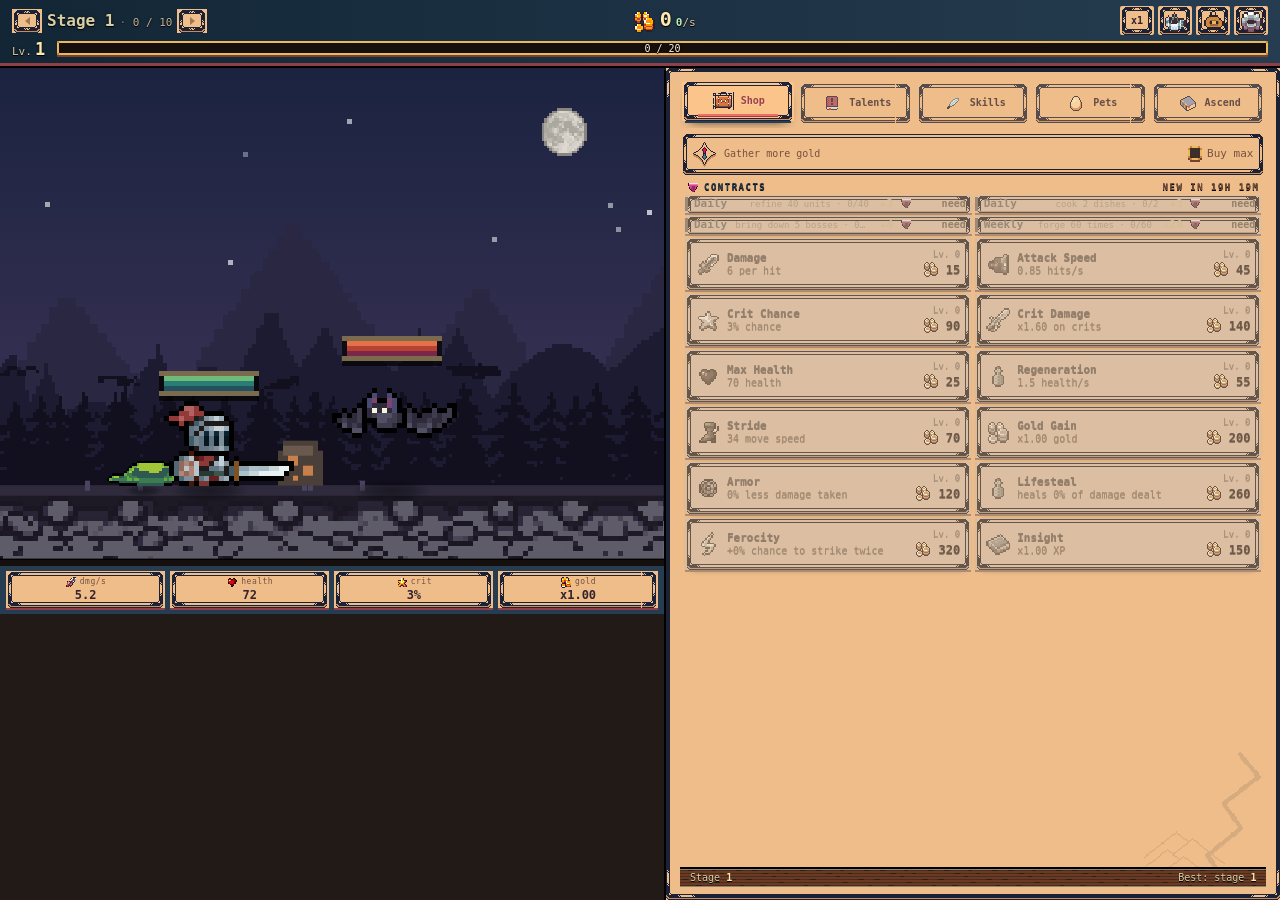
<file: index.html>
<!DOCTYPE html>
<html lang="en">
<head>
<meta charset="utf-8">
<meta name="viewport" content="width=device-width, initial-scale=1, viewport-fit=cover, user-scalable=no">
<meta name="theme-color" content="#14121c">
<meta name="description" content="Idle RPG: the hero walks a straight line, kills on its own and clears stages while you buy upgrades, level up and spend skill points.">
<title>Little RPG</title>
<link rel="icon" href="assets/icons/icons.png" type="image/png">
<!-- Installable: the manifest names it, the worker keeps it playable with
     no signal. iOS reads its own tags rather than the manifest. -->
<link rel="manifest" id="app-manifest" href="manifest.json">
<link rel="apple-touch-icon" href="assets/app/apple-touch-icon.png">
<meta name="apple-mobile-web-app-capable" content="yes">
<meta name="mobile-web-app-capable" content="yes">
<meta name="apple-mobile-web-app-status-bar-style" content="black-translucent">
<meta name="apple-mobile-web-app-title" content="Little RPG">
<link rel="stylesheet" href="styles.css">
<script>
  // Phones select the portrait shell automatically. Desktop browsers keep
  // the wide interface, while ?ui=mobile and ?ui=browser remain explicit
  // overrides for testing and unusual devices.
  const requestedUi = new URLSearchParams(location.search).get('ui');
  const phoneLike = /Android.+Mobile|iPhone|iPod/i.test(navigator.userAgent)
    || (matchMedia('(pointer: coarse)').matches
      && Math.min(screen.width, screen.height) <= 768);
  if (requestedUi === 'mobile' || (requestedUi !== 'browser' && phoneLike)) {
    document.documentElement.dataset.ui = 'mobile';
    document.getElementById('app-manifest').href = 'manifest-mobile.json';
    const mobileStyles = document.createElement('link');
    mobileStyles.rel = 'stylesheet';
    mobileStyles.href = 'mobile.css';
    document.head.append(mobileStyles);
  }
</script>
<script>
  // The single-file build runs from file://, where there are no service
  // workers and no manifest: registering there only prints an error at a
  // player who double-clicked an .html to play offline already.
  if ('serviceWorker' in navigator && location.protocol.startsWith('http')) {
    addEventListener('load', () => {
      navigator.serviceWorker.register('sw.js').catch(() => {});
    });
  }
</script>
</head>
<body>

<div id="app">

  <!-- ===== UI ===== -->
  <header class="hud" id="hud">
    <div class="hud__row">
      <div class="hud__stage">
        <button class="stepper stepper--prev" id="stage-prev" type="button" aria-label="Previous stage"></button>
        <span class="hud__stage-label">
          <span class="hud__stage-name" id="stage-name">Stage 1</span>
          <span class="hud__stage-sub" id="stage-sub">0 / 10</span>
        </span>
        <button class="stepper stepper--next" id="stage-next" type="button" aria-label="Next stage"></button>
      </div>
      <span class="purse">
        <i class="ico ico--gold"></i><b class="purse__now" id="stat-gold">0</b>
        <span class="purse__rate"><b id="stat-gps">0</b>/s</span>
      </span>
      <!-- Top right, where settings live everywhere else. The store sits
           beside it and only exists when a real one answered: see
           src/store/billing.js. -->
      <span class="hud__tools">
        <!-- Sim speed. x2 opens with the first rebirth, x3 with the first
             awakening; a tap past the gate says which door is shut. -->
        <button class="hud__btn hud__btn--speed" id="btn-speed" type="button"
                aria-label="Game speed">x1</button>
        <!-- The boards. Only exists when a backend is configured
             (src/net/config.js); an unconfigured build stays fully offline. -->
        <button class="hud__btn" id="btn-ranks" type="button" hidden
                aria-label="Leaderboards"><i class="ico ico--crown"></i></button>
        <button class="hud__btn" id="btn-store" type="button"
                aria-label="Store"><i class="ico ico--shop"></i></button>
        <button class="hud__btn" id="btn-options" type="button"
                aria-label="Options"><i class="ico ico--gear"></i></button>
      </span>
    </div>
    <div class="hud__row hud__row--xp">
      <span class="hud__lvl">Lv.<b id="stat-level">1</b></span>
      <!-- Row two, not beside the gold: the top row is already clipping its
           own rate at 320px. Stays out of sight until a dungeon pays the
           first one, so the shop introduces itself by handing you something. -->
      <button class="fed gems" id="gem-pill" type="button" hidden>
        <i class="ico ico--sm ico--gem"></i><b id="stat-gems">0</b>
      </button>
      <span class="fed" id="fed" hidden><i class="ico ico--sm ico--regen"></i><b id="fed-time">0</b>s</span>
      <span class="fed" id="brews" hidden><i class="ico ico--sm ico--bolt"></i><b id="brews-n">0</b></span>
      <div class="xpbar" role="progressbar" aria-label="Experience">
        <div class="xpbar__fill" id="xp-fill"></div>
        <span class="xpbar__text" id="xp-text">0 / 20</span>
      </div>
    </div>
  </header>

  <!-- ===== FIGHT =====
       The arena and the stat readout travel together: portrait stacks them
       like every other band (`display: contents`, so this wrapper is not
       even a box), landscape makes them the left column. -->
  <div class="stage-col">
  <section class="arena" id="arena">
    <canvas id="stage"></canvas>
    <div class="arena__progress">
      <div class="arena__progress-fill" id="stage-progress"></div>
    </div>
    <div class="arena__boss" id="boss-timer" hidden>
      <i class="ico ico--boss"></i><span id="boss-timer-value">0.0</span>s
    </div>
    <div class="arena__toast" id="toast" hidden></div>
    <!-- Contextual action, bottom of the arena: retry a held boss, enter a
         dungeon, or walk out of one. Only ever one at a time. -->
    <div class="arena__act" id="arena-act" hidden>
      <button class="act-btn" id="act-boss" type="button" hidden>Try boss</button>
      <button class="act-btn" id="act-enter" type="button" hidden></button>
      <button class="act-btn act-btn--blood" id="act-blood" type="button" hidden>Bloodmoon</button>
      <button class="act-btn act-btn--out" id="act-leave" type="button" hidden>Leave</button>
    </div>
  </section>

  <dl class="statbar">
    <div><dt><i class="ico ico--sm ico--damage"></i>dmg/s</dt><dd id="sb-dps">0</dd></div>
    <div><dt><i class="ico ico--sm ico--health"></i>health</dt><dd id="sb-hp">0</dd></div>
    <div><dt><i class="ico ico--sm ico--crit"></i>crit</dt><dd id="sb-crit">0%</dd></div>
    <div><dt><i class="ico ico--sm ico--gold"></i>gold</dt><dd id="sb-gold">x1</dd></div>
  </dl>
  </div>

  <!-- ===== TABBED PANEL ===== -->
  <section class="panel">
    <nav class="tabs" id="tabs" role="tablist">
      <button class="tab is-on" data-tab="upgrades" type="button" role="tab">Shop</button>
      <button class="tab" data-tab="talents" type="button" role="tab">
        Talents<i class="pip" id="pip-talents" hidden></i>
      </button>
      <button class="tab" data-tab="forge" type="button" role="tab" id="tab-forge" hidden>
        Forge<i class="pip" id="pip-forge" hidden></i>
      </button>
      <!-- from here the strip reads as the journey: work, friends, the
           dead, the sky, the leap -->
      <button class="tab" data-tab="skills" type="button" role="tab">
        Skills<i class="pip" id="pip-skills" hidden></i>
      </button>
      <button class="tab" data-tab="pets" type="button" role="tab">
        Pets<i class="pip" id="pip-pets" hidden></i>
      </button>
      <!-- the hall a rebirth opens: your past lives shop for you -->
      <button class="tab" data-tab="hall" type="button" role="tab" id="tab-hall" hidden>
        Ancestors<i class="pip" id="pip-hall" hidden></i>
      </button>
      <!-- the awakening's own rewards: the bestiary and the jewels -->
      <button class="tab" data-tab="awaken" type="button" role="tab" id="tab-awaken" hidden>
        Awaken
      </button>
      <button class="tab" data-tab="prestige" type="button" role="tab">
        Ascend<i class="pip" id="pip-prestige" hidden></i>
      </button>
      <!-- past every reset: the sky the Singularity ceremony opens -->
      <button class="tab" data-tab="cosmos" type="button" role="tab" id="tab-cosmos" hidden>
        Singularity<i class="pip" id="pip-cosmos" hidden></i>
      </button>
    </nav>

    <!-- tab 1: gold upgrades, with the day's contracts pinned on top -->
    <div class="pane is-on" id="pane-upgrades">
      <div class="pane__head">
        <span class="pane__hint" id="shop-hint"></span>
        <label class="toggle">
          <input type="checkbox" id="buy-max">
          <span>Buy max</span>
        </label>
      </div>
      <ul class="shop" id="shop-list">
        <li class="quests" id="quests-wrap">
          <h3 class="sect sect--quests"><i class="ico ico--sm ico--gem"></i>
            <span id="quests-title">Contracts</span>
            <em class="quests__next" id="quests-next"></em></h3>
          <div class="keys" id="quests"></div>
        </li>
      </ul>
    </div>

    <!-- tab 2: skill trees (levels and relics) -->
    <div class="pane" id="pane-talents">
      <div class="pane__head">
        <div class="segmented" id="tree-switch">
          <button class="is-on" data-tree="talents" type="button">Talents</button>
          <button data-tree="relics" type="button">Relics</button>
          <button data-tree="souls" type="button" id="tree-tab-souls" hidden>
            Souls<i class="pip" id="pip-souls" hidden></i>
          </button>
        </div>
        <span class="pane__points" id="tree-points"></span>
        <button class="link" id="btn-respec" type="button">respec</button>
      </div>
      <p class="pane__detail" id="tree-detail">Tap a node to invest.</p>
      <div class="tree-scroll" id="tree-talents"></div>
      <div class="tree-scroll" id="tree-relics" hidden></div>
      <div class="tree-scroll" id="tree-souls" hidden></div>
    </div>

    <!-- tab 3: gathering skills. One tool at a time, which is the tradeoff. -->
    <div class="pane" id="pane-skills">
      <div class="pane__head">
        <div class="segmented" id="skill-switch">
          <button class="is-on" data-skill="mining" type="button">Mining</button>
          <button data-skill="chopping" type="button">Chopping</button>
          <button data-skill="fishing" type="button">Fishing</button>
          <button data-skill="farming" type="button">Farming</button>
          <button data-skill="smithing" type="button">Smithing</button>
          <button data-skill="alchemy" type="button">Alchemy</button>
          <button data-skill="cooking" type="button">Cooking</button>
        </div>
        <button class="link" id="btn-respec-skill" type="button">respec</button>
      </div>

      <div class="skillbar">
        <span class="pane__points" id="skill-points"></span>
        <button class="equip" id="skill-equip" type="button">
          <i class="ico ico--lg" id="equip-icon"></i>
          <span id="equip-label">Equip</span>
        </button>
        <div class="xpbar" role="progressbar" aria-label="Skill experience">
          <div class="xpbar__fill xpbar__fill--ore" id="skill-xp-fill"></div>
          <span class="xpbar__text" id="skill-xp-text">0 / 30</span>
        </div>
      </div>

      <div class="stock" id="stock"></div>

      <!-- smithing has no line and no tool: it shows what it does instead -->
      <div class="workshop" id="workshop" hidden>
        <h3 class="sect"><i class="ico ico--sm ico--relic"></i> Dungeon keys</h3>
        <div class="keys" id="keys"></div>
        <h3 class="sect"><i class="ico ico--sm ico--dust"></i> What smithing gives you</h3>
        <dl class="odds" id="smith-odds"></dl>
        <dl class="facts">
          <div><dt>Forge cost</dt><dd id="smith-cost">x1</dd></div>
          <div><dt>Refining, all skills</dt><dd id="smith-refine">x1</dd></div>
          <div><dt>Dust back on a miss</dt><dd id="smith-scrap">30%</dd></div>
          <div><dt>Never rolls below</dt><dd id="smith-floor">Common</dd></div>
        </dl>
      </div>

      <!-- alchemy has no line either: its bench is the cauldron, and every
           brew levels the skill. Shown only on the Alchemy switch. -->
      <div class="workshop" id="cauldron-wrap" hidden>
        <h3 class="sect" id="cauldron-title"><i class="ico ico--sm ico--regen"></i> Cauldron</h3>
        <div class="keys" id="cauldron"></div>
      </div>

      <!-- cooking's bench: dishes out of farming's crates -->
      <div class="workshop" id="kitchen-wrap" hidden>
        <h3 class="sect" id="kitchen-title"><i class="ico ico--sm ico--cookpot"></i> Kitchen</h3>
        <div class="keys" id="kitchen"></div>
      </div>

      <div class="mine-tools" id="tool-wrap">
        <button class="slot" id="tool-buy" type="button">
          <i class="ico ico--lg" id="tool-icon"></i>
          <span>
            <span class="slot__name" id="tool-name">Worn Pick</span>
            <span class="slot__effect" id="tool-effect"></span>
          </span>
          <span class="slot__cost" id="tool-cost"></span>
        </button>
      </div>

      <p class="pane__detail" id="skill-detail">Tap a node to invest.</p>
      <div class="tree-scroll" id="tree-mining"></div>
      <div class="tree-scroll" id="tree-chopping" hidden></div>
      <div class="tree-scroll" id="tree-fishing" hidden></div>
      <div class="tree-scroll" id="tree-smithing" hidden></div>
      <div class="tree-scroll" id="tree-alchemy" hidden></div>
      <div class="tree-scroll" id="tree-farming" hidden></div>
      <div class="tree-scroll" id="tree-cooking" hidden></div>
    </div>

    <!-- tab: the Awaken layer's own rewards, open from the first awakening:
         the bestiary's kill ledger and the soul-cut jewels. -->
    <div class="pane" id="pane-awaken">
      <div class="pane__head">
        <div class="segmented" id="awaken-switch">
          <button class="is-on" data-lore="hunt" type="button">Bestiary</button>
          <button data-lore="jewels" type="button">Jewels</button>
        </div>
        <span class="pane__points">
          <i class="ico ico--sm ico--orb"></i> <b id="awaken-souls">0</b>
        </span>
      </div>
      <p class="pane__detail" id="awaken-detail"></p>
      <!-- The bestiary: every kill counted by name, notches paying grudge -->
      <div class="keys omni" id="hunt-list"></div>
      <!-- The jewels: four stones, three facets each, priced in souls -->
      <div class="keys" id="jewel-list" hidden></div>
    </div>

    <!-- tab: the Singularity (the ceremony past every reset opens it).
         The sky and nothing else: planets, stars, the Omniscience ledger. -->
    <div class="pane" id="pane-cosmos">
      <div class="pane__head">
        <div class="segmented" id="cosmos-switch">
          <button class="is-on" data-sky="planetarium" type="button">Planetarium</button>
          <button data-sky="constellations" type="button" id="sky-stars">Constellations</button>
          <button data-sky="omni" type="button">Omniscience</button>
        </div>
        <span class="pane__points">
          <i class="ico ico--sm ico--telescope"></i> <b id="planets-found">0/8</b>
        </span>
      </div>
      <p class="pane__detail" id="cosmos-detail"></p>
      <div class="skyline" id="planetarium"></div>
      <div class="skyline" id="constellations" hidden></div>
      <!-- Omniscience: the ledger of every pile ever gained, one buff each -->
      <div class="keys omni" id="omni-list" hidden></div>
    </div>

    <!-- tab 4: forge (shows up after the first rebirth) -->
    <div class="pane" id="pane-forge">
      <div class="pane__head">
        <span class="pane__points"><i class="ico ico--sm ico--dust"></i> <b id="dust-have">0</b> dust</span>
        <label class="toggle" id="autocraft-wrap" hidden>
          <input type="checkbox" id="autocraft">
          <span>Auto forge</span>
        </label>
      </div>
      <p class="pane__detail" id="forge-detail">
        Mobs drop <b>soul dust</b>. Each forge rolls a rarity: better than what
        you wear and it swaps itself in, worse and it turns back into dust.
      </p>
      <div class="forge" id="forge-list"></div>
      <!-- Rare-or-better pieces carry an affix; dust rerolls it. Hidden
           until the first enchanted item exists to argue about. -->
      <div class="quests" id="ench-wrap" hidden>
        <h3 class="sect"><i class="ico ico--sm ico--dust"></i> <span id="ench-title">Enchants</span></h3>
        <div class="keys" id="ench-list"></div>
      </div>
      <!-- The parade's fitted pieces: forged here, worn on the road. -->
      <div class="quests" id="petarmor-wrap">
        <h3 class="sect"><i class="ico ico--sm ico--shield"></i> <span id="petarmor-title">Pet armor</span></h3>
        <div class="keys" id="petarmor-list"></div>
      </div>
      <dl class="odds" id="odds"></dl>
      <p class="foot-note">Odds move with <b>Smithing</b>, on the Skills tab.
        Dungeon <b>keys</b> are forged there too.<br>
        <span id="set-status"></span></p>
    </div>

    <!-- tab: the Hall of Ancestors (opens with the first rebirth). Every
         reset leaves a spirit; each one auto-buys the shop row you assign
         it, out of whatever the gold reserve leaves free. -->
    <div class="pane" id="pane-hall">
      <div class="pane__head">
        <span class="pane__hint" id="hall-reserve-label">Gold reserve</span>
        <div class="segmented" id="reserve-switch">
          <button data-reserve="0" type="button">0%</button>
          <button class="is-on" data-reserve="0.25" type="button">25%</button>
          <button data-reserve="0.5" type="button">50%</button>
          <button data-reserve="0.75" type="button">75%</button>
        </div>
        <span class="pane__points">
          <i class="ico ico--sm ico--orb"></i> <b id="spirits-n">0/8</b>
        </span>
      </div>
      <p class="pane__detail" id="hall-detail"></p>
      <!-- the hall-wide blessing: every gather pays more types of its line -->
      <div class="keys" id="hall-bless"></div>
      <div class="pets" id="hall-list"></div>
    </div>

    <!-- tab 5: pets. The slime is free; the rest are objectives. -->
    <div class="pane" id="pane-pets">
      <div class="pane__head">
        <div class="segmented" id="pets-switch">
          <button class="is-on" data-pets="parade" type="button">Parade</button>
          <button data-pets="trips" type="button">Expeditions</button>
        </div>
        <span class="pane__points"><i class="ico ico--sm ico--fish"></i> <b id="pets-count">1/5</b></span>
      </div>
      <p class="pane__detail" id="pet-detail">
        Pets are tamed by <b>playing the game's pillars</b> and levelled by
        <b>feeding them raw fish</b> of their own water. All their buffs
        stack and levels survive <b>everything</b>. And <b>one of them,
        your pick, walks beside you</b>.
      </p>
      <div class="pets" id="pets-list"></div>
      <!-- The other twenty-one: sent out, and back with something. -->
      <div class="trips" id="trips-pane" hidden>
        <div class="opt-row opt-row--buttons" id="trip-picks">
          <select id="trip-pet" aria-label="Pet"></select>
          <select id="trip-road" aria-label="Road"></select>
          <select id="trip-trip" aria-label="Length"></select>
          <button class="equip" id="trip-go" type="button">Send</button>
        </div>
        <p class="pane__detail" id="trip-note"></p>
        <div class="keys" id="trip-list"></div>
      </div>
    </div>

    <!-- tab 6: ascension, the two reset layers -->
    <div class="pane" id="pane-prestige">
      <div class="pane__head">
        <div class="segmented" id="asc-switch">
          <button class="is-on" data-asc="rebirth" type="button">Rebirth</button>
          <button data-asc="awaken" type="button">Awaken<i class="pip" id="pip-awaken" hidden></i></button>
          <button data-asc="singularity" type="button" id="asc-sing-tab" hidden>Singularity</button>
          <button data-asc="feats" type="button">Feats</button>
        </div>
        <span class="pane__points" id="asc-souls" hidden>
          <i class="ico ico--sm ico--orb"></i> <b id="souls-have">0</b> soul(s)
        </span>
      </div>

      <!-- layer 1: rebirth pays relics -->
      <div class="prestige" id="asc-rebirth">
        <div class="prestige__gain">
          <i class="ico ico--lg ico--relic"></i>
          <div>
            <strong id="pres-gain">0</strong> relic(s)
            <small>if you rebirth now</small>
          </div>
        </div>

        <dl class="facts">
          <div><dt>Relics banked</dt><dd id="pres-have">0</dd></div>
          <div><dt>Rebirths</dt><dd id="pres-count">0</dd></div>
          <div><dt>Deepest stage</dt><dd id="pres-best">1</dd></div>
          <div><dt>Next relic</dt><dd id="pres-next">stage 25</dd></div>
          <!-- the sprint: deepest stage inside a run's first 30 minutes -->
          <div><dt>Best sprint</dt><dd id="pres-sprint">n/a</dd></div>
          <div><dt>This run</dt><dd id="pres-clock">0m</dd></div>
        </dl>

        <p class="prestige__note">
          Rebirth wipes <b>stage, gold, upgrades, level and skill points</b>.<br>
          You keep your <b>relics</b> and the <b>relic tree</b>, which you spend
          on the Talents tab, plus everything on the <b>Skills</b> tab:
          mining levels, ore, bars and your pick.
        </p>

        <button class="big-btn" id="pres-go" type="button" disabled>Rebirth</button>

        <section class="perks" id="perks" hidden>
          <h3>Permanent bonuses</h3>
          <ul id="perks-list"></ul>
        </section>

      </div>

      <!-- feats: lifetime ladders, every rung worth the bonus again -->
      <div class="prestige" id="asc-feats" hidden>
        <p class="prestige__note">
          Feats are lifetime ladders: the counters never reset, not even on
          an awakening, and each goal reached pays a <b>small permanent
          bonus</b>, then <b>doubles</b> into the next one. No ladder has a
          top.
        </p>
        <ul class="featlist" id="feats-list"></ul>
      </div>

      <!-- layer 2: awakening resets the relic layer too and pays souls -->
      <div class="prestige" id="asc-awaken" hidden>
        <div class="prestige__gain prestige__gain--soul">
          <i class="ico ico--lg ico--orb"></i>
          <div>
            <strong id="awk-gain">0</strong> soul(s)
            <small>if you awaken now</small>
          </div>
        </div>

        <dl class="facts">
          <div><dt>Souls to spend</dt><dd id="awk-have">0</dd></div>
          <div><dt>Awakenings</dt><dd id="awk-count">0</dd></div>
          <div><dt>Souls spent</dt><dd id="awk-spent">0</dd></div>
          <div><dt>Next soul</dt><dd id="awk-next">50 relics</dd></div>
        </dl>

        <!-- The path: one free choice per awakening. Hidden until the
             first awakening puts a choice on the table. -->
        <section class="quests" id="paths" hidden>
          <h3 class="sect"><i class="ico ico--sm ico--orb"></i> <span id="paths-title">Path</span></h3>
          <div class="keys" id="path-list"></div>
          <p class="pane__detail" id="path-note"></p>
        </section>

        <p class="prestige__note">
          Awakening wipes everything Rebirth wipes <b>plus relics, the relic
          tree, rebirths, dust and gear</b>. You keep your <b>souls</b>, the
          <b>soul tree</b> they buy on the Talents tab, and everything on the
          <b>Skills</b> tab. Souls come from every relic this ascension has
          earned (<b id="awk-progress">0</b> so far).
        </p>

        <button class="big-btn" id="awk-go" type="button" disabled>Awaken</button>

        <button class="link link--danger" id="btn-reset" type="button">Erase everything and start over</button>
      </div>

      <!-- The Singularity: a door, not a wipe. Crossed once, forever. -->
      <div class="prestige" id="asc-singularity" hidden>
        <div class="prestige__gain prestige__gain--soul">
          <i class="ico ico--lg ico--telescope"></i>
          <div>
            <strong id="sing-state">The sky is sealed</strong>
            <small id="sing-need"></small>
          </div>
        </div>
        <p class="prestige__note" id="sing-note"></p>
        <button class="big-btn" id="sing-go" type="button" disabled>Singularity</button>
      </div>
    </div>

    <footer class="foot">
      <span>Stage <b id="stat-stage-foot">1</b></span>
      <span class="foot__best">Best: stage <b id="stat-best">1</b></span>
    </footer>
  </section>

</div>

<!-- Options: the one modal in the game, scrollable, board-framed. -->
<div class="modal" id="options" hidden>
  <div class="modal__box">
    <h3 class="sect" id="opt-title">Options</h3>
    <div class="modal__scroll">
      <label class="toggle opt-row">
        <input type="checkbox" id="opt-sfx">
        <span>Sound effects</span>
      </label>
      <label class="toggle opt-row">
        <input type="checkbox" id="opt-music">
        <span>Music</span>
      </label>
      <label class="toggle opt-row">
        <input type="checkbox" id="opt-float">
        <span>Damage numbers</span>
      </label>
      <div class="opt-row opt-row--lang">
        <span id="opt-lang">Language</span>
        <div class="segmented" id="lang-switch">
          <button data-lang="en" type="button">EN</button>
          <button data-lang="pt" type="button">PT</button>
        </div>
      </div>
      <p class="opt-note" id="opt-save-note">Back up or move your save between devices.</p>
      <div class="opt-row opt-row--buttons">
        <button class="equip" id="btn-export" type="button">Export save</button>
        <button class="equip" id="btn-import" type="button">Import save</button>
      </div>
      <!-- The import pane: a real textarea instead of window.prompt, which
           some Android webviews swallow whole and phone keyboards truncate. -->
      <div class="import-pane" id="import-pane" hidden>
        <textarea id="import-text" rows="4" spellcheck="false"></textarea>
        <div class="opt-row opt-row--buttons">
          <label class="equip" id="import-file-label">Read a file
            <input type="file" id="import-file" accept=".txt,text/plain" hidden>
          </label>
          <button class="equip" id="import-go" type="button">Replace and load</button>
        </div>
        <p class="opt-note" id="import-note">This replaces the current save on this device.</p>
      </div>
      <!-- Absolute on purpose: the downloaded single file has no sibling
           page to point at, and inside the installed app this stays in
           scope and opens without leaving it. -->
      <p class="opt-note opt-note--legal">
        <a id="opt-privacy" href="https://little-rpg.vercel.app/privacy.html"
           target="_blank" rel="noopener">Privacy policy</a>
      </p>
    </div>
    <button class="act-btn" id="options-close" type="button">Close</button>
  </div>
</div>

<!-- The gem shop. Opened from the HUD purse, so it costs no tab. -->
<div class="modal" id="gemshop" hidden>
  <div class="modal__box">
    <h3 class="sect" id="gem-title"><i class="ico ico--sm ico--gem"></i> Gem shop</h3>
    <div class="modal__scroll">
      <p class="opt-note" id="gem-note">
        Gems come out of <b>dungeon clears</b>, and going deeper than you ever
        have pays a bounty. Everything here is a <b>consumable</b>: gems buy
        pace, never a ceiling.
      </p>
      <div class="wares" id="wares"></div>
      <p class="opt-note" id="gem-more" hidden>
        Out of gems? Clear a dungeon, or tap the pouch up top.
      </p>
    </div>
    <button class="act-btn" id="gemshop-close" type="button">Close</button>
  </div>
</div>

<!-- The boards: three leagues split by how the save was funded, two boards
     each. Scores are honest claims, not proofs -- see src/net/leaderboard.js
     for the trust model, supabase/schema.sql for the server's manners. -->
<div class="modal" id="ranks" hidden>
  <div class="modal__box">
    <h3 class="sect" id="ranks-title"><i class="ico ico--sm ico--crown"></i> Leaderboards</h3>
    <div class="modal__scroll">
      <div class="segmented segmented--ranks" id="league-switch">
        <button data-league="pure" type="button">Pure</button>
        <button data-league="gilded" type="button">Gilded</button>
        <button data-league="patron" type="button">Patron</button>
      </div>
      <div class="segmented segmented--ranks" id="board-switch">
        <button class="is-on" data-board="sprint" type="button">Weekly sprint</button>
        <button data-board="best" type="button">Best stage</button>
      </div>
      <p class="opt-note" id="ranks-note"></p>
      <div class="ranklist" id="rank-list"></div>
      <div class="opt-row opt-row--buttons">
        <input class="rank-name" id="rank-name" maxlength="16" autocomplete="off">
        <button class="equip" id="rank-save" type="button">Save name</button>
      </div>
      <p class="opt-note" id="ranks-foot"></p>
    </div>
    <button class="act-btn" id="ranks-close" type="button">Close</button>
  </div>
</div>

<!-- The store. The ONLY place in the game that asks for money, and it only
     exists when a real store answered -- see src/store/billing.js. -->
<div class="modal" id="store" hidden>
  <div class="modal__box">
    <h3 class="sect" id="store-title"><i class="ico ico--sm ico--shop"></i> Store</h3>
    <div class="modal__scroll">
      <p class="opt-note" id="store-note">
        Gems buy pace, never a ceiling, and <b>every gem here can also be
        earned</b> by clearing dungeons. Purchases are handled by the app
        store; the game never sees your payment details.
      </p>
      <div class="wares" id="packs"></div>
      <!-- No app store answered. Say so plainly rather than showing a shelf
           of things that cannot be bought. -->
      <p class="opt-note" id="store-empty" hidden>
        <b>This copy of the game sells nothing.</b> There is no app store
        attached to it, so there is nothing here to buy and no way for it to
        take your money. Every gem in the game comes out of a dungeon: forge
        a key on the Skills tab and go spend it.
      </p>
    </div>
    <button class="act-btn" id="store-close" type="button">Close</button>
  </div>
</div>

<!-- Little RPG is a landscape game. On a phone held upright there is a way
     out of that -- turn it -- so say so instead of squeezing the game into a
     column. Only shown on touch devices: a narrow desktop window cannot be
     rotated, and telling someone to turn their monitor is not advice. -->
<div class="rotate" id="rotate" aria-hidden="true">
  <i class="rotate__phone"></i>
  <p class="rotate__say" id="rotate-say">Turn your phone sideways</p>
  <small class="rotate__note" id="rotate-note">Little RPG is played in landscape.</small>
</div>

<div class="loading" id="loading"><span>loading...</span></div>

<!-- The mobile shell is inert in the browser build. It only rearranges the
     existing controls when the explicit mobile entry point selected it. -->
<script type="module" src="src/mobile/shell.js"></script>
<script type="module" src="src/main.js"></script>
</body>
</html>
</file>
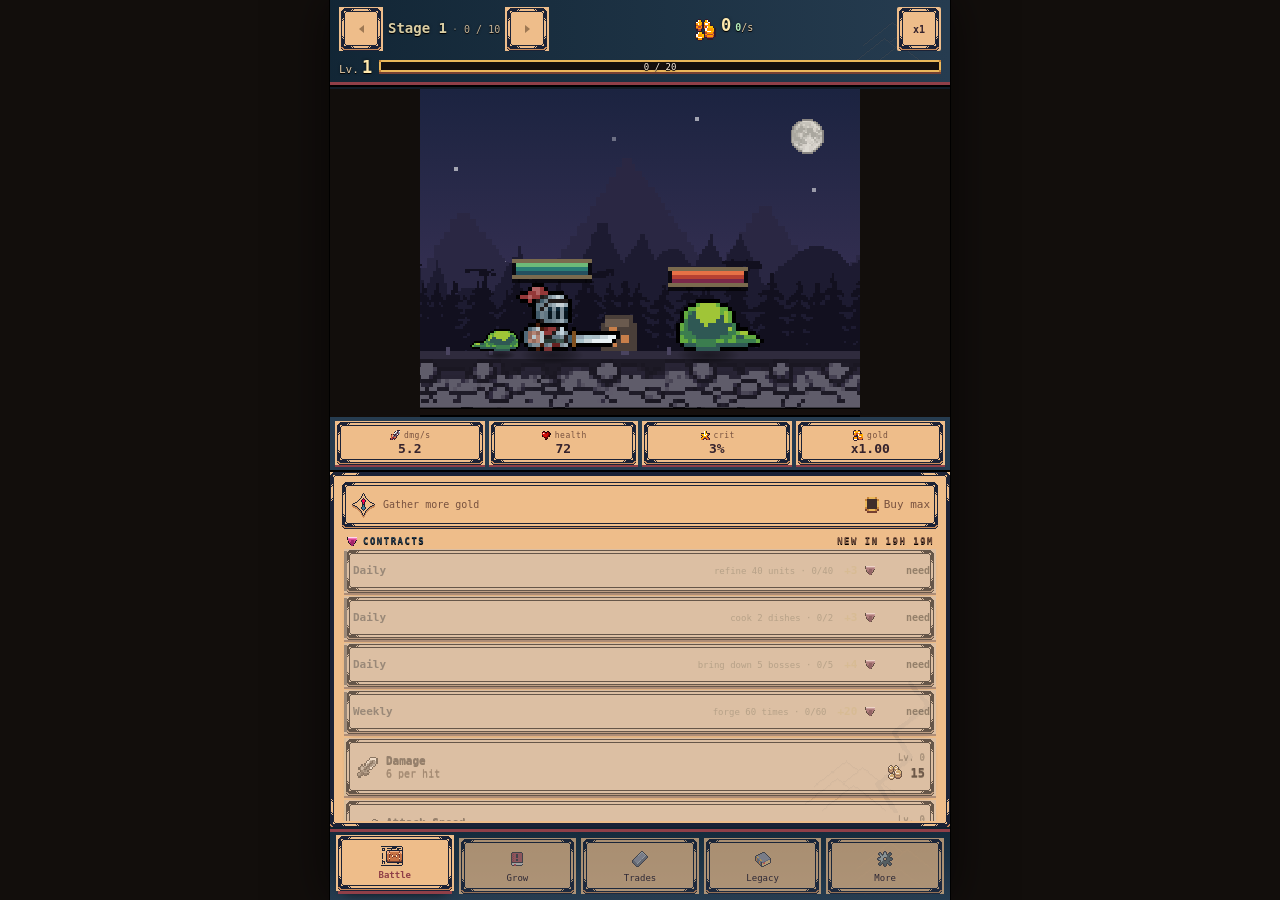
<file: mobile.html>
<!DOCTYPE html>
<html lang="en">
<head>
<meta charset="utf-8">
<meta name="viewport" content="width=device-width, initial-scale=1, viewport-fit=cover, user-scalable=no">
<meta name="theme-color" content="#14121c">
<title>Little RPG Mobile</title>
<link rel="manifest" href="manifest-mobile.json">
<link rel="icon" href="assets/icons/icons.png" type="image/png">
<script>
  // A dedicated, bookmarkable and installable entry point. The query selects
  // a presentation shell; the simulation and renderer still boot from the
  // canonical page so browser and mobile can never drift in game behavior.
  const target = new URL('index.html', location.href);
  target.searchParams.set('ui', 'mobile');
  location.replace(target);
</script>
</head>
<body>
  <p><a href="index.html?ui=mobile">Open Little RPG Mobile</a></p>
</body>
</html>
</file>
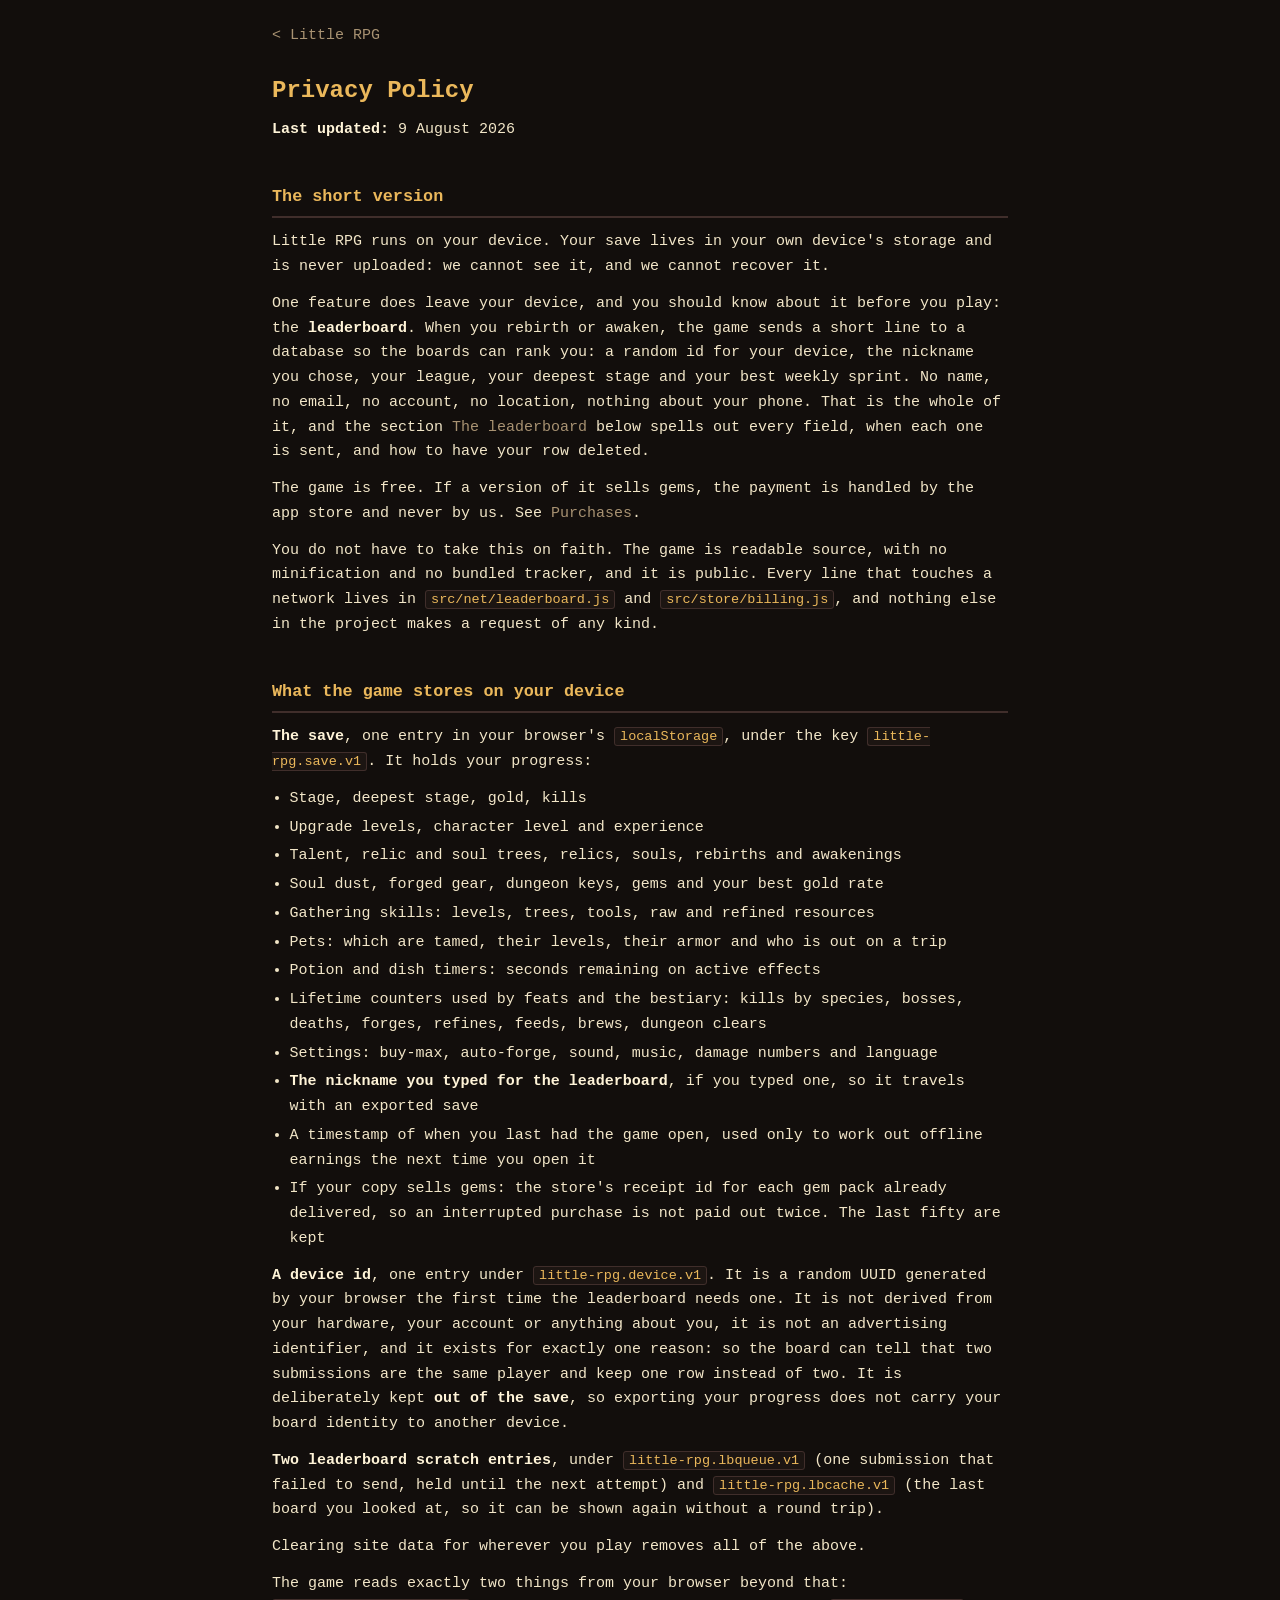
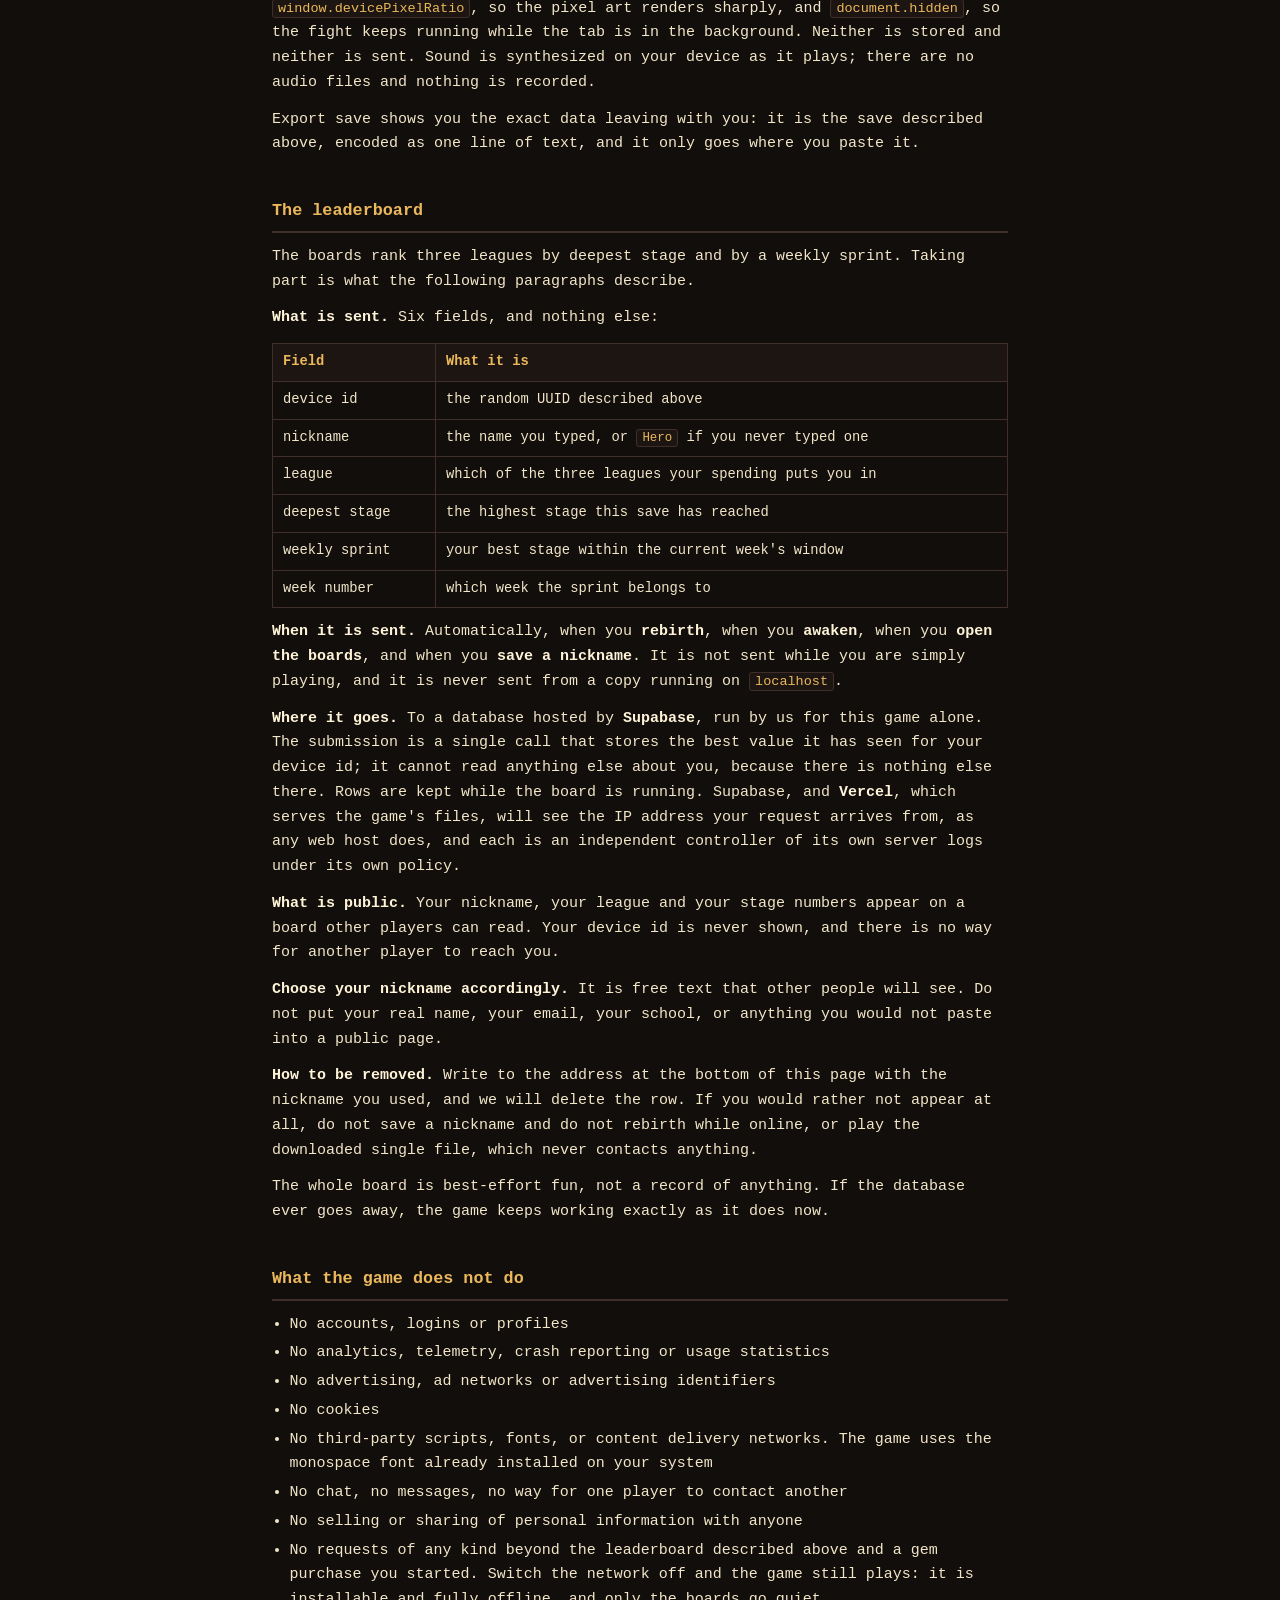
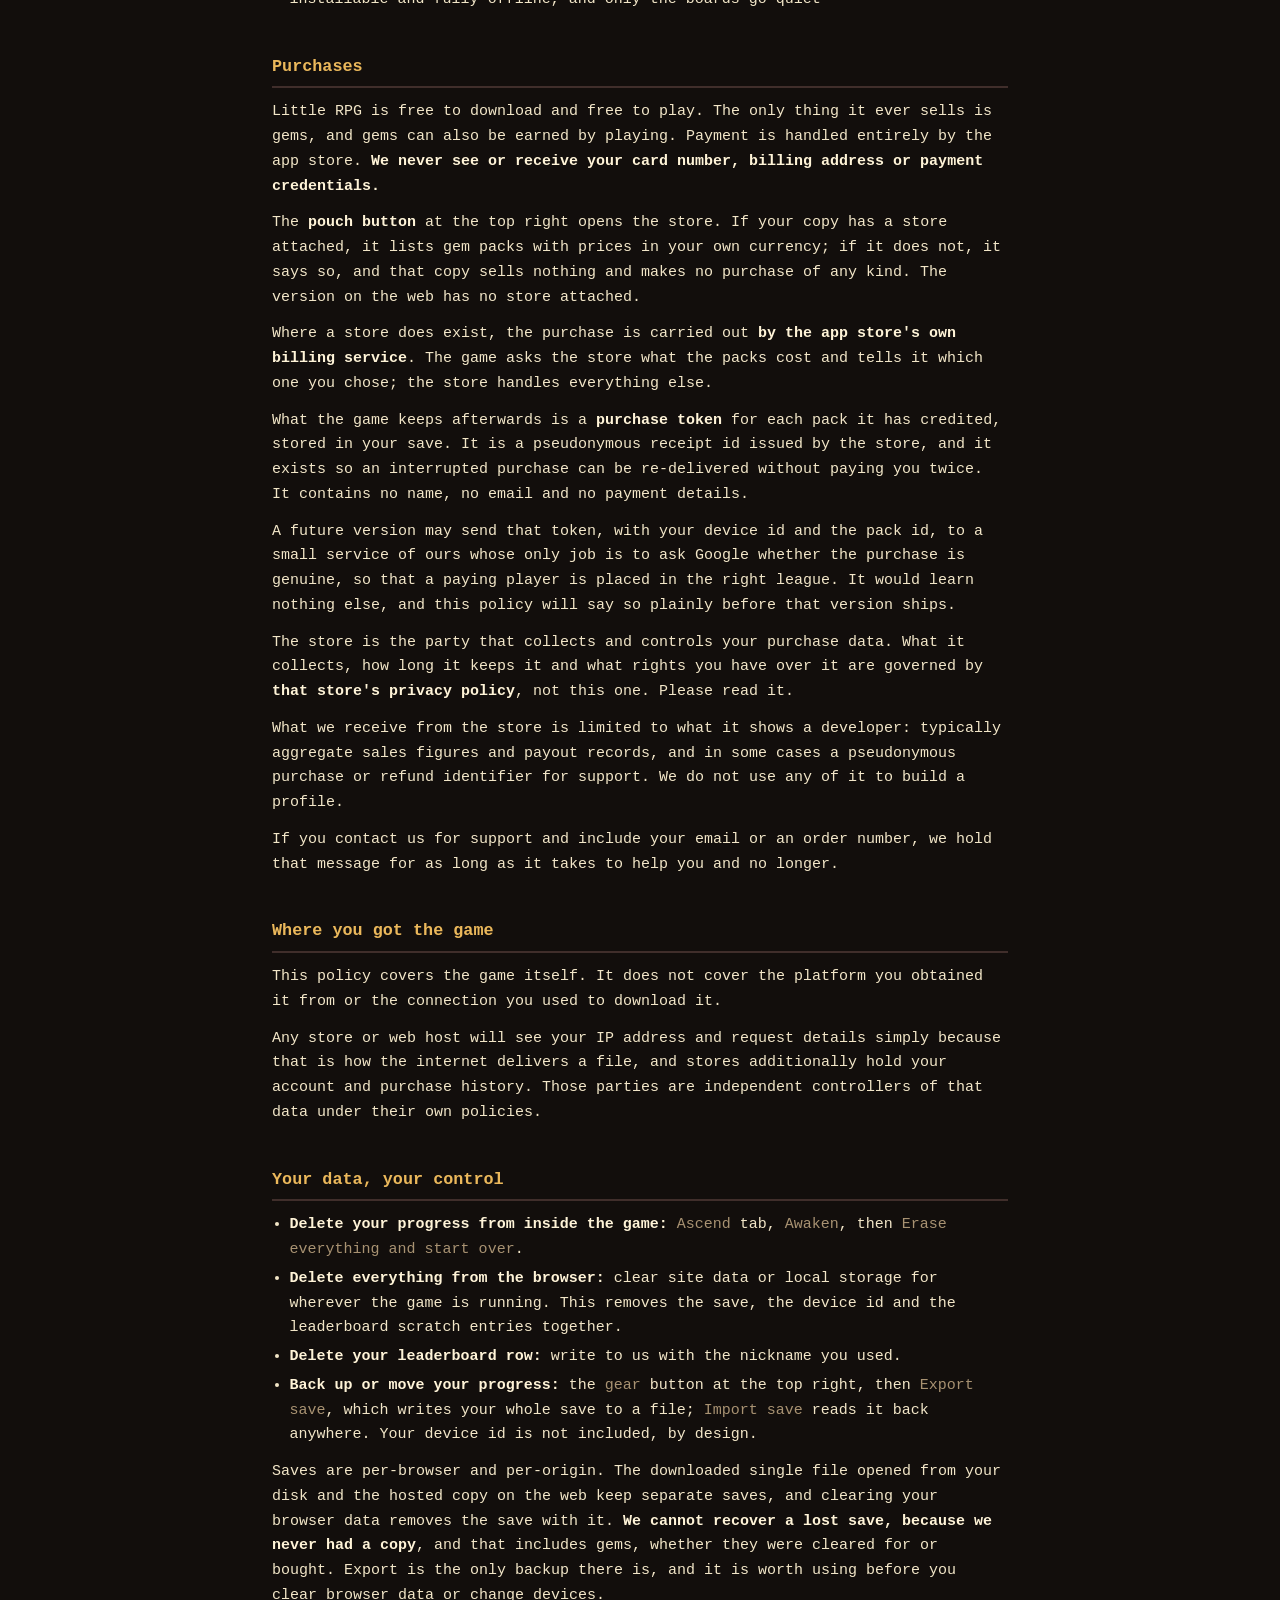
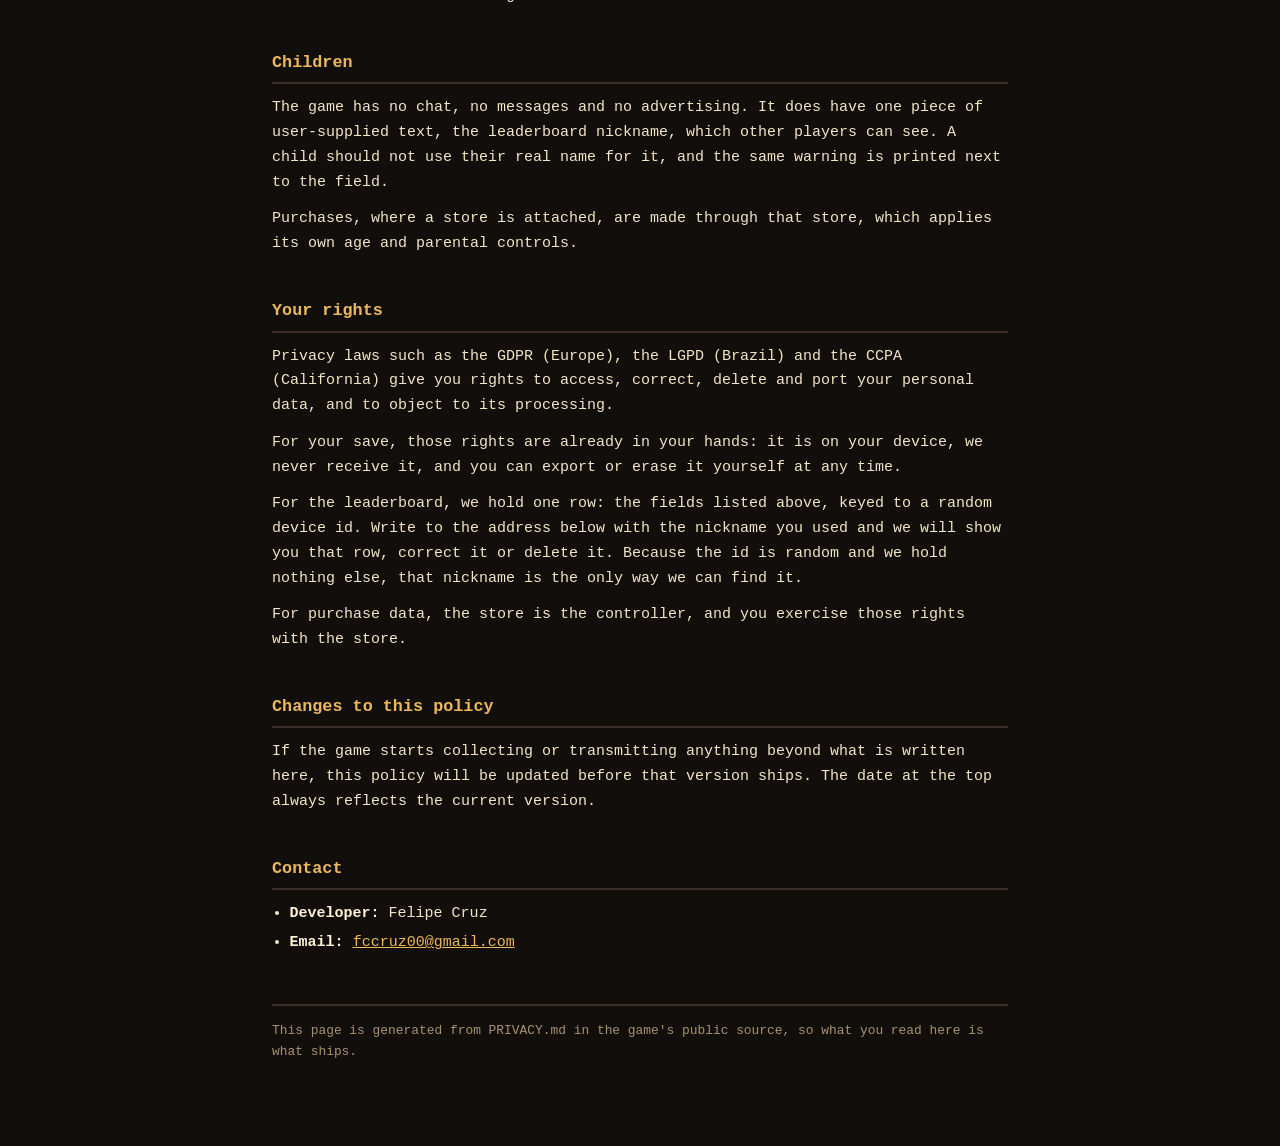
<file: privacy.html>
<!DOCTYPE html>
<html lang="en">
<head>
<meta charset="utf-8">
<meta name="viewport" content="width=device-width, initial-scale=1">
<meta name="theme-color" content="#14121c">
<meta name="description" content="What Little RPG stores, what it sends and what it never touches.">
<title>Little RPG, Privacy Policy</title>
<link rel="icon" href="assets/icons/icons.png" type="image/png">
<!-- GENERATED by tools/build_privacy.py from PRIVACY.md. Do not edit this
     file: edit the markdown and rebuild, or the two will disagree and the
     one a store reads is this one. -->
<style>
:root {
  --bg: #120e0c; --panel: #1c1512; --line: #402e2b;
  --ink: #f2e6c8; --dim: #a89272; --gold: #ebb85b; --wood: #a15c34;
}
* { box-sizing: border-box; margin: 0; padding: 0; }
body {
  background: var(--bg); color: var(--ink);
  font-family: ui-monospace, "SF Mono", "Cascadia Mono", Menlo, Consolas, monospace;
  font-size: 15px; line-height: 1.65;
  padding: 24px 18px 72px;
  -webkit-text-size-adjust: 100%;
}
main { max-width: 46rem; margin: 0 auto; }
h1 {
  font-size: 1.5rem; color: var(--gold); line-height: 1.3;
  margin: 8px 0 4px;
}
h2 {
  font-size: 1.05rem; color: var(--gold); margin: 40px 0 10px;
  padding-bottom: 6px; border-bottom: 2px solid var(--line);
}
p, ul, table { margin: 12px 0; }
ul { padding-left: 1.1rem; }
li { margin: 4px 0; }
strong { color: #fff4d8; }
em { color: var(--dim); font-style: normal; }
code {
  background: var(--panel); border: 1px solid var(--line);
  border-radius: 3px; padding: 1px 5px; font-size: 0.9em; color: var(--gold);
}
a { color: var(--gold); }
table { border-collapse: collapse; width: 100%; font-size: 0.92em; }
th, td {
  border: 1px solid var(--line); padding: 7px 10px;
  text-align: left; vertical-align: top;
}
th { background: var(--panel); color: var(--gold); }
.crumb {
  display: inline-block; margin-bottom: 18px;
  color: var(--dim); text-decoration: none;
}
.crumb:hover { color: var(--gold); }
.foot {
  margin-top: 48px; padding-top: 14px; border-top: 2px solid var(--line);
  color: var(--dim); font-size: 0.86em;
}
</style>
</head>
<body>
<main>
<a class="crumb" href="./">&lt; Little RPG</a>
<h1>Privacy Policy</h1>
<p><strong>Last updated:</strong> 9 August 2026</p>
<h2>The short version</h2>
<p>Little RPG runs on your device. Your save lives in your own device&#x27;s storage and is never uploaded: we cannot see it, and we cannot recover it.</p>
<p>One feature does leave your device, and you should know about it before you play: the <strong>leaderboard</strong>. When you rebirth or awaken, the game sends a short line to a database so the boards can rank you: a random id for your device, the nickname you chose, your league, your deepest stage and your best weekly sprint. No name, no email, no account, no location, nothing about your phone. That is the whole of it, and the section <em>The leaderboard</em> below spells out every field, when each one is sent, and how to have your row deleted.</p>
<p>The game is free. If a version of it sells gems, the payment is handled by the app store and never by us. See <em>Purchases</em>.</p>
<p>You do not have to take this on faith. The game is readable source, with no minification and no bundled tracker, and it is public. Every line that touches a network lives in <code>src/net/leaderboard.js</code> and <code>src/store/billing.js</code>, and nothing else in the project makes a request of any kind.</p>
<h2>What the game stores on your device</h2>
<p><strong>The save</strong>, one entry in your browser&#x27;s <code>localStorage</code>, under the key <code>little-rpg.save.v1</code>. It holds your progress:</p>
<ul><li>Stage, deepest stage, gold, kills</li><li>Upgrade levels, character level and experience</li><li>Talent, relic and soul trees, relics, souls, rebirths and awakenings</li><li>Soul dust, forged gear, dungeon keys, gems and your best gold rate</li><li>Gathering skills: levels, trees, tools, raw and refined resources</li><li>Pets: which are tamed, their levels, their armor and who is out on a trip</li><li>Potion and dish timers: seconds remaining on active effects</li><li>Lifetime counters used by feats and the bestiary: kills by species, bosses, deaths, forges, refines, feeds, brews, dungeon clears</li><li>Settings: buy-max, auto-forge, sound, music, damage numbers and language</li><li><strong>The nickname you typed for the leaderboard</strong>, if you typed one, so it travels with an exported save</li><li>A timestamp of when you last had the game open, used only to work out offline earnings the next time you open it</li><li>If your copy sells gems: the store&#x27;s receipt id for each gem pack already delivered, so an interrupted purchase is not paid out twice. The last fifty are kept</li></ul>
<p><strong>A device id</strong>, one entry under <code>little-rpg.device.v1</code>. It is a random UUID generated by your browser the first time the leaderboard needs one. It is not derived from your hardware, your account or anything about you, it is not an advertising identifier, and it exists for exactly one reason: so the board can tell that two submissions are the same player and keep one row instead of two. It is deliberately kept <strong>out of the save</strong>, so exporting your progress does not carry your board identity to another device.</p>
<p><strong>Two leaderboard scratch entries</strong>, under <code>little-rpg.lbqueue.v1</code> (one submission that failed to send, held until the next attempt) and <code>little-rpg.lbcache.v1</code> (the last board you looked at, so it can be shown again without a round trip).</p>
<p>Clearing site data for wherever you play removes all of the above.</p>
<p>The game reads exactly two things from your browser beyond that: <code>window.devicePixelRatio</code>, so the pixel art renders sharply, and <code>document.hidden</code>, so the fight keeps running while the tab is in the background. Neither is stored and neither is sent. Sound is synthesized on your device as it plays; there are no audio files and nothing is recorded.</p>
<p>Export save shows you the exact data leaving with you: it is the save described above, encoded as one line of text, and it only goes where you paste it.</p>
<h2>The leaderboard</h2>
<p>The boards rank three leagues by deepest stage and by a weekly sprint. Taking part is what the following paragraphs describe.</p>
<p><strong>What is sent.</strong> Six fields, and nothing else:</p>
<table><thead><tr><th>Field</th><th>What it is</th></tr></thead><tbody><tr><td>device id</td><td>the random UUID described above</td></tr><tr><td>nickname</td><td>the name you typed, or <code>Hero</code> if you never typed one</td></tr><tr><td>league</td><td>which of the three leagues your spending puts you in</td></tr><tr><td>deepest stage</td><td>the highest stage this save has reached</td></tr><tr><td>weekly sprint</td><td>your best stage within the current week&#x27;s window</td></tr><tr><td>week number</td><td>which week the sprint belongs to</td></tr></tbody></table>
<p><strong>When it is sent.</strong> Automatically, when you <strong>rebirth</strong>, when you <strong>awaken</strong>, when you <strong>open the boards</strong>, and when you <strong>save a nickname</strong>. It is not sent while you are simply playing, and it is never sent from a copy running on <code>localhost</code>.</p>
<p><strong>Where it goes.</strong> To a database hosted by <strong>Supabase</strong>, run by us for this game alone. The submission is a single call that stores the best value it has seen for your device id; it cannot read anything else about you, because there is nothing else there. Rows are kept while the board is running. Supabase, and <strong>Vercel</strong>, which serves the game&#x27;s files, will see the IP address your request arrives from, as any web host does, and each is an independent controller of its own server logs under its own policy.</p>
<p><strong>What is public.</strong> Your nickname, your league and your stage numbers appear on a board other players can read. Your device id is never shown, and there is no way for another player to reach you.</p>
<p><strong>Choose your nickname accordingly.</strong> It is free text that other people will see. Do not put your real name, your email, your school, or anything you would not paste into a public page.</p>
<p><strong>How to be removed.</strong> Write to the address at the bottom of this page with the nickname you used, and we will delete the row. If you would rather not appear at all, do not save a nickname and do not rebirth while online, or play the downloaded single file, which never contacts anything.</p>
<p>The whole board is best-effort fun, not a record of anything. If the database ever goes away, the game keeps working exactly as it does now.</p>
<h2>What the game does not do</h2>
<ul><li>No accounts, logins or profiles</li><li>No analytics, telemetry, crash reporting or usage statistics</li><li>No advertising, ad networks or advertising identifiers</li><li>No cookies</li><li>No third-party scripts, fonts, or content delivery networks. The game uses the monospace font already installed on your system</li><li>No chat, no messages, no way for one player to contact another</li><li>No selling or sharing of personal information with anyone</li><li>No requests of any kind beyond the leaderboard described above and a gem purchase you started. Switch the network off and the game still plays: it is installable and fully offline, and only the boards go quiet</li></ul>
<h2>Purchases</h2>
<p>Little RPG is free to download and free to play. The only thing it ever sells is gems, and gems can also be earned by playing. Payment is handled entirely by the app store. <strong>We never see or receive your card number, billing address or payment credentials.</strong></p>
<p>The <strong>pouch button</strong> at the top right opens the store. If your copy has a store attached, it lists gem packs with prices in your own currency; if it does not, it says so, and that copy sells nothing and makes no purchase of any kind. The version on the web has no store attached.</p>
<p>Where a store does exist, the purchase is carried out <strong>by the app store&#x27;s own billing service</strong>. The game asks the store what the packs cost and tells it which one you chose; the store handles everything else.</p>
<p>What the game keeps afterwards is a <strong>purchase token</strong> for each pack it has credited, stored in your save. It is a pseudonymous receipt id issued by the store, and it exists so an interrupted purchase can be re-delivered without paying you twice. It contains no name, no email and no payment details.</p>
<p>A future version may send that token, with your device id and the pack id, to a small service of ours whose only job is to ask Google whether the purchase is genuine, so that a paying player is placed in the right league. It would learn nothing else, and this policy will say so plainly before that version ships.</p>
<p>The store is the party that collects and controls your purchase data. What it collects, how long it keeps it and what rights you have over it are governed by <strong>that store&#x27;s privacy policy</strong>, not this one. Please read it.</p>
<p>What we receive from the store is limited to what it shows a developer: typically aggregate sales figures and payout records, and in some cases a pseudonymous purchase or refund identifier for support. We do not use any of it to build a profile.</p>
<p>If you contact us for support and include your email or an order number, we hold that message for as long as it takes to help you and no longer.</p>
<h2>Where you got the game</h2>
<p>This policy covers the game itself. It does not cover the platform you obtained it from or the connection you used to download it.</p>
<p>Any store or web host will see your IP address and request details simply because that is how the internet delivers a file, and stores additionally hold your account and purchase history. Those parties are independent controllers of that data under their own policies.</p>
<h2>Your data, your control</h2>
<ul><li><strong>Delete your progress from inside the game:</strong> <em>Ascend</em> tab, <em>Awaken</em>, then <em>Erase everything and start over</em>.</li><li><strong>Delete everything from the browser:</strong> clear site data or local storage for wherever the game is running. This removes the save, the device id and the leaderboard scratch entries together.</li><li><strong>Delete your leaderboard row:</strong> write to us with the nickname you used.</li><li><strong>Back up or move your progress:</strong> the <em>gear</em> button at the top right, then <em>Export save</em>, which writes your whole save to a file; <em>Import save</em> reads it back anywhere. Your device id is not included, by design.</li></ul>
<p>Saves are per-browser and per-origin. The downloaded single file opened from your disk and the hosted copy on the web keep separate saves, and clearing your browser data removes the save with it. <strong>We cannot recover a lost save, because we never had a copy</strong>, and that includes gems, whether they were cleared for or bought. Export is the only backup there is, and it is worth using before you clear browser data or change devices.</p>
<h2>Children</h2>
<p>The game has no chat, no messages and no advertising. It does have one piece of user-supplied text, the leaderboard nickname, which other players can see. A child should not use their real name for it, and the same warning is printed next to the field.</p>
<p>Purchases, where a store is attached, are made through that store, which applies its own age and parental controls.</p>
<h2>Your rights</h2>
<p>Privacy laws such as the GDPR (Europe), the LGPD (Brazil) and the CCPA (California) give you rights to access, correct, delete and port your personal data, and to object to its processing.</p>
<p>For your save, those rights are already in your hands: it is on your device, we never receive it, and you can export or erase it yourself at any time.</p>
<p>For the leaderboard, we hold one row: the fields listed above, keyed to a random device id. Write to the address below with the nickname you used and we will show you that row, correct it or delete it. Because the id is random and we hold nothing else, that nickname is the only way we can find it.</p>
<p>For purchase data, the store is the controller, and you exercise those rights with the store.</p>
<h2>Changes to this policy</h2>
<p>If the game starts collecting or transmitting anything beyond what is written here, this policy will be updated before that version ships. The date at the top always reflects the current version.</p>
<h2>Contact</h2>
<ul><li><strong>Developer:</strong> Felipe Cruz</li><li><strong>Email:</strong> <a href="mailto:fccruz00@gmail.com">fccruz00@gmail.com</a></li></ul>
<p class="foot">This page is generated from PRIVACY.md in the game's public
source, so what you read here is what ships.</p>
</main>
</body>
</html>
</file>
<file: styles.css>
/* ============================================================
   Little RPG, an idle auto-battler
   Three bands: UI (top) / Fight (arena) / tabbed panel

   The chrome is Mini Medieval art, not CSS pretending to be it:
   every card, strip, bar and node is a 9-sliced sprite from
   assets/ui/. The palette below is sampled straight out of those
   sprites, so borders and fills agree instead of clashing.
   ============================================================ */

:root {
  /* Mini Medieval palette, sampled from the sprites */
  --wood:      #a15c34;
  --wood-dk:   #764032;
  --wood-dkr:  #402e2b;
  --stone:     #6f6e72;
  --stud:      #aea47e;
  --cream:     #dacea4;
  --gold:      #ebb85b;
  --gold-dp:   #c78539;
  --red:       #e67146;
  --red-dp:    #b74132;
  --crimson:   #7a2849;
  --green:     #6dba79;
  --teal:      #2a7d75;
  --pink:      #e67a84;
  --lime:      #c9c03d;

  /* surfaces: dark end of the same warm ramp */
  --bg:        #221a16;
  --bg-deep:   #120e0c;
  --slate:     #1c1512;
  --slate-2:   #241b16;

  --ink:       #f2e6c8;
  --ink-dim:   #a89272;
  --ink-mute:  #6f5f4c;
  --ink-dark:  #3a2410;   /* text sitting on gold */

  /* pixel scale for the UI art (8px Mini Medieval sprites) */
  --px: 2;
}

* { box-sizing: border-box; margin: 0; padding: 0; }

html, body {
  height: 100%;
  overflow: hidden;
  background: var(--bg-deep);
  color: var(--ink);
  font-family: ui-monospace, "SF Mono", "Cascadia Mono", Menlo, Consolas, monospace;
  font-size: 14px;
  -webkit-text-size-adjust: 100%;
  -webkit-tap-highlight-color: transparent;
}

body { display: flex; justify-content: center; }

#app {
  display: flex;
  flex-direction: column;
  width: 100%;
  max-width: 460px;
  height: 100%;
  height: 100dvh;
  background: var(--bg);
  box-shadow: 0 0 0 1px #000, 0 0 60px #0008;
  overflow: hidden;
}

/* ============================================================
   How the Mini Medieval art is applied

   board.png   frame around every card, sliced 6/6/7/6 WITHOUT `fill`, so the
               element keeps its own background and only the frame and its
               corner studs come from the sprite. `round` tiles the plank
               seam down the rails instead of smearing it.
   button.png  buttons, sliced 3/3/4/3 WITH `fill`: the gold face is part of
               the sprite. button_disabled swaps in for the off state and
               button_pressed for :active.
   wood.png    seamless plank tile, 32px across and repeating every 3px down.
               Always laid under a dark scrim: the raw plank is a light tan
               and small cream text on it reads as mud.
   bar_track   hollow in the middle, so a bar scales to any height and the
               coloured fill sprite inside shows through.
   frame_gem   tree nodes; frame_lit is the same frame with the gems lit, for
               a node that is maxed.
   scroll.png  parchment, sliced 3/5/4/5 WITH `fill`, for explanatory text.

   Every rule below sets these inline rather than sharing a utility class,
   because --px (the pixel scale) differs per element and the border widths
   are derived from it.
   ============================================================ */

/* --- icons (Raven Fantasy strip, 32px each) --- */
.ico {
  --i: 0;
  --n: 96;
  display: inline-block;
  width: 16px;
  height: 16px;
  flex: none;
  background-image: url(assets/icons/icons.png);
  background-size: calc(var(--n) * 16px) 16px;
  background-position: calc(var(--i) * -16px) 0;
  background-repeat: no-repeat;
  image-rendering: pixelated;
  vertical-align: -3px;
}

/* Navigation glyphs selected from the user-supplied Mini Pocket Status 2.1
   pack. Keep them at their native 16/32px canvas sizes: the 32px variants
   carry a centred 16px drawing, so cropping the empty canvas is sharper than
   resampling it. The game renderer and its art never use these assets. */
.pocket-icon,
.tab::before {
  display: inline-block;
  width: 24px;
  height: 18px;
  flex: none;
  background-image: var(--pocket-image);
  background-position: center;
  background-repeat: no-repeat;
  background-size: var(--pocket-canvas, 16px) var(--pocket-canvas, 16px);
  image-rendering: pixelated;
}

.tab::before { content: ''; }

.pocket-icon--upgrades, .tab[data-tab="upgrades"] { --pocket-image: url(assets/ui/pocket/shop.png); --pocket-canvas: 32px; }
.pocket-icon--talents,  .tab[data-tab="talents"]  { --pocket-image: url(assets/ui/pocket/talents.png); }
.pocket-icon--forge,    .tab[data-tab="forge"]    { --pocket-image: url(assets/ui/pocket/forge.png); }
.pocket-icon--skills,   .tab[data-tab="skills"]   { --pocket-image: url(assets/ui/pocket/skills.png); }
.pocket-icon--pets,     .tab[data-tab="pets"]     { --pocket-image: url(assets/ui/pocket/pets.png); }
.pocket-icon--hall,     .tab[data-tab="hall"]     { --pocket-image: url(assets/ui/pocket/hall.png); --pocket-canvas: 32px; }
.pocket-icon--awaken,   .tab[data-tab="awaken"]   { --pocket-image: url(assets/ui/pocket/awaken.png); --pocket-canvas: 32px; }
.pocket-icon--prestige, .tab[data-tab="prestige"] { --pocket-image: url(assets/ui/pocket/prestige.png); }
.pocket-icon--cosmos,   .tab[data-tab="cosmos"]   { --pocket-image: url(assets/ui/pocket/cosmos.png); --pocket-canvas: 32px; }
.pocket-icon--more { --pocket-image: url(assets/ui/pocket/more.png); }
.ico--damage        { --i: 0; }
.ico--attack_speed  { --i: 1; }
.ico--crit          { --i: 2; }
.ico--crit_power    { --i: 3; }
.ico--gold          { --i: 4; }
.ico--health        { --i: 5; }
.ico--regen         { --i: 6; }
.ico--stride        { --i: 7; }
.ico--boss          { --i: 8; }
.ico--stage         { --i: 9; }
.ico--book          { --i: 10; }
.ico--shield        { --i: 11; }
.ico--orb           { --i: 12; }
.ico--crown         { --i: 13; }
.ico--torch         { --i: 14; }
.ico--dagger        { --i: 15; }
.ico--bag           { --i: 16; }
.ico--scout         { --i: 17; }
.ico--relic         { --i: 18; }
.ico--it_sword      { --i: 19; }
.ico--it_chest      { --i: 20; }
.ico--it_helm       { --i: 21; }
.ico--it_pants      { --i: 22; }
.ico--it_boot       { --i: 23; }
.ico--it_amulet     { --i: 24; }
.ico--it_ring       { --i: 25; }
.ico--dust          { --i: 26; }
.ico--gear          { --i: 27; }
.ico--bolt          { --i: 28; }
.ico--ore           { --i: 29; }
.ico--bar           { --i: 30; }
.ico--pick          { --i: 31; }
.ico--axe           { --i: 32; }
.ico--rod           { --i: 33; }
.ico--log           { --i: 34; }
.ico--plank         { --i: 35; }
.ico--fish          { --i: 36; }
.ico--gem           { --i: 37; }
.ico--shop          { --i: 38; }
/* the farm and the kitchen, generated in PixelLab and appended to the strip */
.ico--seedling      { --i: 39; }
.ico--hoe           { --i: 40; }
.ico--crate         { --i: 41; }
.ico--cookpot       { --i: 42; }
.ico--stew          { --i: 43; }
.ico--pie           { --i: 44; }
.ico--rations       { --i: 45; }
.ico--jam           { --i: 46; }
/* the night sky, same origin */
.ico--luna          { --i: 47; }
.ico--mercury       { --i: 48; }
.ico--venus         { --i: 49; }
.ico--mars          { --i: 50; }
.ico--jupiter       { --i: 51; }
.ico--saturn        { --i: 52; }
.ico--uranus        { --i: 53; }
.ico--neptune       { --i: 54; }
.ico--telescope     { --i: 55; }
/* the charted constellations */
.ico--sword         { --i: 56; }
.ico--plough        { --i: 57; }
.ico--owl           { --i: 58; }
.ico--anvilstars    { --i: 59; }
.ico--chalice       { --i: 60; }
.ico--river         { --i: 61; }
.ico--twins         { --i: 62; }
.ico--crownstars    { --i: 63; }
/* the jewels and the parade's fitted pieces, one face each */
.ico--jewel_haste   { --i: 64; }
.ico--jewel_plenty  { --i: 65; }
.ico--jewel_springs { --i: 66; }
.ico--jewel_study   { --i: 67; }
.ico--jewel_midas   { --i: 68; }
.ico--jewel_cinders { --i: 69; }
.ico--jewel_tithes  { --i: 70; }
.ico--jewel_echoes  { --i: 71; }
.ico--jewel_crucible{ --i: 72; }
.ico--jewel_feast   { --i: 73; }
.ico--arm_gelhelm   { --i: 74; }
.ico--arm_wingbands { --i: 75; }
.ico--arm_monocle   { --i: 76; }
.ico--arm_collar    { --i: 77; }
.ico--arm_ashcrown  { --i: 78; }
.ico--arm_ribcuirass{ --i: 79; }
.ico--arm_lanterncage{ --i: 80; }
.ico--arm_muzzle    { --i: 81; }
.ico--arm_furnacedoor{ --i: 82; }
.ico--arm_horncaps  { --i: 83; }
.ico--arm_goggles   { --i: 84; }
.ico--arm_pauldrons { --i: 85; }
.ico--arm_honeypot  { --i: 86; }
.ico--arm_buckler   { --i: 87; }
.ico--arm_gauntlets { --i: 88; }
.ico--arm_ironhat   { --i: 89; }
.ico--arm_hornguard { --i: 90; }
.ico--arm_ovenmitts { --i: 91; }
.ico--arm_visor     { --i: 92; }
.ico--arm_harness   { --i: 93; }
.ico--arm_cowl      { --i: 94; }
.ico--arm_coinvest  { --i: 95; }

.ico--lg { width: 24px; height: 24px; background-size: calc(var(--n) * 24px) 24px; background-position: calc(var(--i) * -24px) 0; }
.ico--sm { width: 12px; height: 12px; background-size: calc(var(--n) * 12px) 12px; background-position: calc(var(--i) * -12px) 0; vertical-align: -2px; }

/* ============================================================
   UI: top band, a wooden shelf
   ============================================================ */
.hud {
  flex: none;
  position: relative;
  padding: 3px 8px 4px;
  padding-top: calc(3px + env(safe-area-inset-top));
  display: flex;
  flex-direction: column;
  gap: 2px;
  background-color: var(--wood);
  background-image: linear-gradient(#00000059, #00000059), url(assets/ui/wood.png);
  background-size: auto, calc(32px * var(--px)) calc(6px * var(--px));
  image-rendering: pixelated;
  box-shadow: inset 0 2px 0 var(--cream), inset 0 -2px 0 var(--wood-dkr);
  border-bottom: 2px solid #000;
}
/* everything written on wood gets a hard shadow so it stays legible */
.hud, .hud * { text-shadow: 0 1px 0 #000, 0 0 3px #0009; }

.hud__row {
  display: flex;
  align-items: center;
  justify-content: space-between;
  gap: 8px;
}

.hud__stage {
  display: flex;
  align-items: center;
  gap: 3px;
}

/* One line, not a stack: "Stage 27 · 3/10". The stack was a whole HUD row. */
.hud__stage-label {
  display: flex;
  align-items: baseline;
  gap: 5px;
  min-width: 0;
  line-height: 1.1;
}
.hud__stage-name {
  font-size: 12px;
  font-weight: 700;
  color: var(--cream);
  white-space: nowrap;
}
.hud__stage-name.is-boss { color: #ffc7b0; }
.hud__stage-sub { font-size: 9px; color: #e2c9a5; opacity: .85; white-space: nowrap; }
.hud__stage-sub::before { content: '· '; opacity: .6; }

/* The steppers are real pack buttons, not glyphs floating on the wood. The
   arrow is drawn with borders rather than typed: U+25B6 renders as a tofu
   box in some monospace stacks, and a shape that small cannot survive a
   font fallback. */
.stepper {
  --px: 2;
  display: grid;
  place-items: center;
  width: 26px;
  height: 21px;
  padding: 0;
  border: 0;
  cursor: pointer;
  border-style: solid;
  border-width: calc(var(--px) * 3px) calc(var(--px) * 3px) calc(var(--px) * 4px);
  border-image-source: url(assets/ui/button.png);
  border-image-slice: 3 3 4 3 fill;
  border-image-repeat: stretch;
  image-rendering: pixelated;
}
.stepper::before {
  content: '';
  width: 0;
  height: 0;
  border-top: 4px solid transparent;
  border-bottom: 4px solid transparent;
}
.stepper--prev::before { border-right: 5px solid var(--ink-dark); }
.stepper--next::before { border-left: 5px solid var(--ink-dark); }
.stepper:disabled { border-image-source: url(assets/ui/button_disabled.png); cursor: default; }
.stepper:disabled::before { opacity: .45; }
.stepper:not(:disabled):active {
  transform: translateY(1px);
  border-image-source: url(assets/ui/button_pressed.png);
}

/* Gold is the number that runs the game: it keeps the size, and the rate
   sits beside it instead of under it. The stack was the other HUD row. */
.purse {
  display: flex;
  align-items: baseline;
  gap: 4px;
  line-height: 1.05;
  min-width: 0;
}
.purse .ico { align-self: center; }
.purse__now {
  font-size: 15px;
  font-weight: 700;
  color: #ffe9ae;
}
.purse__rate { font-size: 9px; color: #e2c9a5; white-space: nowrap; }
.purse__rate b { color: #b8f0bd; font-weight: 700; }

/* The gem purse doubles as the door to its shop, so it is a button rather
   than a readout. It wears .fed as well, which is the HUD's chip shape, and
   only adds what a button needs: a hit area and a press. Flat on the wood on
   purpose, because a framed button up here would compete with the steppers. */
.gems {
  flex: none;
  padding: 1px 4px 2px;
  font: inherit;
  font-size: 9px;
  color: #ff9ed2;
  cursor: pointer;
  background: #0003;
  border: 1px solid #0006;
  border-radius: 2px;
}
.gems:active { transform: translateY(1px); }

/* A keystone: the node at the end of a branch that wanted the whole branch.
   Gold rail and a lit frame, so it reads as a destination rather than one
   more rung. */
.node--key {
  border-image-source: url(assets/ui/frame_lit.png);
  box-shadow: 0 0 0 1px #ebb85b55, 0 0 10px #ebb85b22;
}
.node--key.is-locked { box-shadow: none; opacity: .55; }

/* --- gem shop --- */
.wares { display: grid; gap: 6px; }
.ware {
  --px: 1;
  display: grid;
  grid-template-columns: 26px 1fr auto;
  align-items: center;
  gap: 7px;
  padding: 5px 7px 6px;
  font: inherit;
  text-align: left;
  color: var(--ink);
  cursor: pointer;
  background: #2b1f18;
  border-style: solid;
  border-width: calc(var(--px) * 6px) calc(var(--px) * 6px) calc(var(--px) * 7px);
  border-image-source: url(assets/ui/board.png);
  border-image-slice: 6 6 7 6;
  border-image-repeat: round;
  image-rendering: pixelated;
}
.ware__name { font-size: 11px; font-weight: 700; color: var(--cream); }
/* What it hands over, filled in live: an hour of gold is a number, not a
   promise, and the number is the only honest way to price it. */
.ware__what { font-size: 9px; line-height: 1.3; color: var(--ink-dim); }
.ware__cost {
  display: flex;
  align-items: center;
  gap: 2px;
  font-size: 11px;
  font-weight: 700;
  color: var(--ink-mute);
  white-space: nowrap;
}
.ware.can-buy .ware__cost { color: #ff9ed2; }
.ware:disabled { cursor: default; opacity: .65; }
.ware:not(:disabled):active { transform: translateY(1px); }

/* Two icon buttons top right: the store, and the gear. Flat on the wood like
   the gem purse -- a framed button up here would compete with the stage
   steppers, and there are only so many things allowed to shout. */
.hud__tools { display: flex; align-items: center; gap: 4px; flex: none; }
.hud__btn {
  display: grid;
  place-items: center;
  width: 26px;
  height: 22px;
  padding: 0;
  border: 1px solid #0006;
  border-radius: 2px;
  background: #0003;
  cursor: pointer;
}
.hud__btn[hidden] { display: none; }
.hud__btn:active { transform: translateY(1px); }
.hud__btn .ico { opacity: .92; }

/* experience bar */
.hud__row--xp { gap: 6px; }
.hud__lvl {
  display: flex;
  align-items: baseline;
  gap: 3px;
  font-size: 9px;
  color: #e2c9a5;
  white-space: nowrap;
}
.hud__lvl b { color: #ffe9ae; font-size: 13px; font-weight: 700; }

.xpbar {
  --px: 2;
  position: relative;
  flex: 1 1 auto;
  height: 11px;
  border-style: solid;
  border-width: calc(var(--px) * 1px) calc(var(--px) * 1px) calc(var(--px) * 2px);
  border-image-source: url(assets/ui/bar_track.png);
  border-image-slice: 1 1 2 1;
  border-image-repeat: stretch;
  background: #150f0d;
  image-rendering: pixelated;
}
.xpbar__fill {
  height: 100%;
  width: 0;
  background-image: url(assets/ui/bar_violet.png);
  background-size: 100% 100%;
  image-rendering: pixelated;
  transition: width .2s linear;
}
.xpbar__text {
  position: absolute;
  inset: 0;
  display: grid;
  place-items: center;
  font-size: 8px;
  color: #ffeede;
  text-shadow: 0 1px 0 #000, 0 0 3px #000;
}

/* ============================================================
   FIGHT: arena
   ============================================================ */
.arena {
  position: relative;
  flex: none;
  height: 28%;
  min-height: 136px;
  background: #0b0a11;
  border-bottom: 2px solid #000;
  overflow: hidden;
}

#stage {
  display: block;
  width: 100%;
  height: 100%;
  image-rendering: pixelated;
  image-rendering: crisp-edges;
}

/* stage progress runs edge to edge along the floor of the arena */
.arena__progress {
  position: absolute;
  left: 0; right: 0; bottom: 0;
  height: 7px;
  background: #150f0d;
  box-shadow: inset 0 1px 0 #000, 0 -1px 0 #0006;
}
.arena__progress-fill {
  height: 100%;
  width: 0;
  background-image: url(assets/ui/bar_gold.png);
  background-size: 100% 100%;
  image-rendering: pixelated;
  transition: width .18s linear;
}
.arena__progress-fill.is-boss { background-image: url(assets/ui/bar_red.png); }

.arena__boss {
  --px: 1;
  position: absolute;
  top: 6px;
  left: 50%;
  transform: translateX(-50%);
  display: flex;
  align-items: center;
  gap: 4px;
  padding: 2px 6px 3px;
  font-size: 12px;
  font-weight: 700;
  color: #ffdccd;
  text-shadow: 0 1px 0 #000;
  background: #2a1210ee;
  border-style: solid;
  border-width: calc(var(--px) * 6px) calc(var(--px) * 6px) calc(var(--px) * 7px);
  border-image-source: url(assets/ui/board.png);
  border-image-slice: 6 6 7 6;
  border-image-repeat: round;
  image-rendering: pixelated;
}
.arena__boss[hidden] { display: none; }

.arena__toast {
  --px: 1;
  position: absolute;
  top: 38%;
  left: 50%;
  transform: translate(-50%, -50%);
  padding: 3px 10px 4px;
  font-size: 12px;
  font-weight: 700;
  letter-spacing: .5px;
  color: var(--cream);
  text-shadow: 0 1px 0 #000;
  background: #1a120eee;
  border-style: solid;
  border-width: calc(var(--px) * 6px) calc(var(--px) * 6px) calc(var(--px) * 7px);
  border-image-source: url(assets/ui/board.png);
  border-image-slice: 6 6 7 6;
  border-image-repeat: round;
  image-rendering: pixelated;
  pointer-events: none;
  animation: toast .9s ease-out;
  white-space: nowrap;
}
.arena__toast[hidden] { display: none; }
.arena__toast.is-bad { color: #ffbba6; }
@keyframes toast {
  0%   { opacity: 0; transform: translate(-50%, -30%) scale(.9); }
  15%  { opacity: 1; transform: translate(-50%, -50%) scale(1); }
  75%  { opacity: 1; }
  100% { opacity: 0; }
}

/* ============================================================
   Tabbed panel
   ============================================================ */
.panel {
  flex: 1 1 auto;
  min-height: 0;
  display: flex;
  flex-direction: column;
  background: var(--slate);
}

/* The tab row is a wooden shelf holding four pack buttons. */
.tabs {
  flex: none;
  display: grid;
  grid-auto-flow: column;
  /* minmax(max-content, 1fr), NOT 1fr: a 1fr implicit column keeps its
     min-content floor, so eight tabs in a 340px panel OVERFLOWED the row
     and clipped "Ascend" off the screen. With the floor spelled out the
     wide panel still shares space evenly, and the narrow one scrolls
     sideways instead of amputating its last two tabs. */
  grid-auto-columns: minmax(max-content, 1fr);
  overflow-x: auto;
  overscroll-behavior-x: contain;
  scrollbar-width: none;
  gap: 3px;
  padding: 2px 3px 3px;
  background-color: var(--wood);
  background-image: linear-gradient(#00000059, #00000059), url(assets/ui/wood.png);
  background-size: auto, calc(32px * var(--px)) calc(6px * var(--px));
  image-rendering: pixelated;
  box-shadow: inset 0 2px 0 var(--cream), inset 0 -2px 0 var(--wood-dkr);
  border-bottom: 2px solid #000;
}
.tab {
  --px: 2;
  position: relative;
  display: inline-flex;
  align-items: center;
  justify-content: center;
  gap: 2px;
  padding: 2px 1px 3px;
  border: 0;
  font: inherit;
  font-size: 9px;
  letter-spacing: 0;
  color: #e9e6ef;
  text-shadow: 0 1px 0 #0009;
  cursor: pointer;
  border-style: solid;
  border-width: calc(var(--px) * 3px) calc(var(--px) * 3px) calc(var(--px) * 4px);
  border-image-source: url(assets/ui/button_disabled.png);
  border-image-slice: 3 3 4 3 fill;
  border-image-repeat: stretch;
  image-rendering: pixelated;
}
.tab[hidden] { display: none; }
.tab.is-on {
  color: var(--ink-dark);
  font-weight: 700;
  text-shadow: 0 1px 0 #fff3;
  border-image-source: url(assets/ui/button.png);
}
.tab.is-on::before {
  background-image: var(--pocket-image), url(assets/ui/pocket/active-frame.png);
  background-position: center, left center;
  background-size: var(--pocket-canvas, 16px) var(--pocket-canvas, 16px), 36px 24px;
}
.tab.is-on:active { transform: translateY(1px); border-image-source: url(assets/ui/button_pressed.png); }
.tab:not(.is-on):active { transform: translateY(1px); }

.pip {
  display: inline-block;
  width: 5px;
  height: 5px;
  margin-left: 4px;
  background: var(--red);
  box-shadow: 0 0 0 1px #000, 0 0 5px var(--red);
  vertical-align: 2px;
  animation: pulse 1.6s ease-in-out infinite;
}
.pip[hidden] { display: none; }
.pip--gold { background: var(--gold); box-shadow: 0 0 0 1px #000, 0 0 5px var(--gold); }
@keyframes pulse { 50% { opacity: .3; } }

/* On a tab or a segment the pip rides the corner instead of the text. Inline
   it costs 9px of label, which is the difference between a five-button row
   holding one line and growing to two on a 360px phone. */
.tab .pip, .segmented button .pip {
  position: absolute;
  /* Up on the frame itself, clear of the text zone: six tabs squeeze the
     label right up to the corner, and a pip inside the face would sit on
     the last letter of "Talents" at 360px. Negative top only: sideways it
     stays inside the box, or it would count as horizontal overflow. */
  top: -4px;
  right: 1px;
  width: 4px;
  height: 4px;
  margin: 0;
  vertical-align: 0;
}

.pane {
  display: none;
  flex: 1 1 auto;
  min-height: 0;
  flex-direction: column;
}
.pane.is-on { display: flex; }

/* section headers ride on a thin plank */
.pane__head {
  flex: none;
  display: flex;
  align-items: center;
  justify-content: space-between;
  gap: 8px;
  padding: 3px 8px 4px;
  background-color: var(--wood);
  background-image: linear-gradient(#00000059, #00000059), url(assets/ui/plank_tall.png);
  background-size: auto, calc(32px * var(--px)) 100%;
  background-repeat: repeat, repeat-x;
  image-rendering: pixelated;
  border-bottom: 2px solid #000;
}
.pane__head, .pane__head * { text-shadow: 0 1px 0 #000; }
.pane__hint { font-size: 10px; color: #e2c9a5; }
.pane__points { font-size: 11px; color: var(--cream); white-space: nowrap; margin-left: auto; }
.pane__head .link[hidden] { display: none; }
.pane__points b { color: #ffe9ae; }
.pane__points.is-relic b { color: #ffe9ae; }

/* explanatory text sits on the parchment scroll from the pack */
.pane__detail {
  --px: 2;
  flex: none;
  margin: 4px 5px 0;
  padding: 3px 9px 4px;
  font-size: 10px;
  line-height: 1.3;
  color: #4a3316;
  border-style: solid;
  border-width: calc(var(--px) * 3px) calc(var(--px) * 5px) calc(var(--px) * 4px);
  border-image-source: url(assets/ui/scroll.png);
  border-image-slice: 3 5 4 5 fill;
  border-image-repeat: stretch;
  image-rendering: pixelated;
}
.pane__detail b { color: #2e1d07; }

.toggle {
  display: flex;
  align-items: center;
  gap: 5px;
  font-size: 11px;
  color: var(--cream);
  cursor: pointer;
  user-select: none;
}
/* real pack checkbox instead of the browser's */
.toggle input {
  appearance: none;
  -webkit-appearance: none;
  width: 14px;
  height: 16px;
  margin: 0;
  flex: none;
  background-image: url(assets/ui/check_off.png);
  background-size: 100% 100%;
  background-repeat: no-repeat;
  image-rendering: pixelated;
  cursor: pointer;
}
.toggle input:checked { background-image: url(assets/ui/check_on.png); }

.segmented { display: flex; gap: 3px; min-width: 0; }
/* seven skills: the switch wraps to a second row where one will not hold */
#skill-switch { flex-wrap: wrap; }
/* The switches that carry three or four segments share the header with a
   points readout and a link, so they share the tighter button too. */
#skill-switch, #tree-switch { flex: 1 1 auto; }
#skill-switch button, #tree-switch button { flex: 1 1 0; min-width: 0; padding: 2px 2px 3px; font-size: 9px; }
.segmented button {
  --px: 2;
  position: relative;
  padding: 2px 9px 3px;
  border: 0;
  font: inherit;
  font-size: 10px;
  color: #e9e6ef;
  text-shadow: 0 1px 0 #0009;
  cursor: pointer;
  border-style: solid;
  border-width: calc(var(--px) * 3px) calc(var(--px) * 3px) calc(var(--px) * 4px);
  border-image-source: url(assets/ui/button_disabled.png);
  border-image-slice: 3 3 4 3 fill;
  border-image-repeat: stretch;
  image-rendering: pixelated;
}
.segmented button.is-on {
  color: var(--ink-dark);
  font-weight: 700;
  text-shadow: 0 1px 0 #fff3;
  border-image-source: url(assets/ui/button.png);
}

/* Stat strip: four studded plaques. Deliberately NOT on wood, because the
   tab row right above it already is, and three plank bands stacked read as
   noise. Dark here lets the plaques read as plaques. */
/* Portrait keeps the old three-band stack exactly: `display: contents` means
   the wrapper is not a box at all and the arena and statbar are still direct
   children of #app. Landscape turns it into the left column. */
.stage-col { display: contents; }

.statbar {
  --px: 1;
  flex: none;
  display: grid;
  grid-template-columns: repeat(4, 1fr);
  gap: 3px;
  padding: 3px 4px 4px;
  background: var(--slate-2);
  border-bottom: 2px solid #000;
}
.statbar > div {
  padding: 2px 1px 3px;
  text-align: center;
  min-width: 0;
  background: #2b1f18;
  border-style: solid;
  border-width: calc(var(--px) * 6px) calc(var(--px) * 6px) calc(var(--px) * 7px);
  border-image-source: url(assets/ui/board.png);
  border-image-slice: 6 6 7 6;
  border-image-repeat: round;
  image-rendering: pixelated;
}
.statbar dt {
  display: flex;
  align-items: center;
  justify-content: center;
  gap: 3px;
  font-size: 8px;
  letter-spacing: .5px;
  color: var(--ink-dim);
  white-space: nowrap;
}
.statbar dd {
  font-size: 12px;
  font-weight: 700;
  color: var(--cream);
  text-shadow: 0 1px 0 #000;
  white-space: nowrap;
  overflow: hidden;
  text-overflow: ellipsis;
}

/* --- tab 1: upgrade shop --- */
.shop {
  flex: 1 1 auto;
  min-height: 0;
  overflow-y: auto;
  overscroll-behavior: contain;
  -webkit-overflow-scrolling: touch;
  list-style: none;
  padding: 4px 5px;
  display: grid;
  gap: 4px;
  align-content: start;
}

/* --- the cosmos: a sky you scroll sideways --------------------------- */
/* Each catalog is one row of card portraits joined by little arrows;
   overflow-x is the point -- the sky is wider than any panel. */
.skyline {
  display: flex;
  align-items: center;
  gap: 2px;
  overflow-x: auto;
  padding: 10px 6px 12px;
  scrollbar-width: thin;
  scrollbar-color: var(--wood-dk) transparent;
}
.skyline::-webkit-scrollbar { height: 6px; }
.skyline::-webkit-scrollbar-thumb { background: var(--wood-dk); }
/* display:flex beats the UA's [hidden] rule; say it explicitly */
.skyline[hidden] { display: none; }

.pcard {
  flex: 0 0 auto;
  width: 126px;
  display: grid;
  justify-items: center;
  gap: 3px;
  padding: 9px 6px 7px;
  font: inherit;
  color: var(--ink);
  cursor: pointer;
  background: #171322;   /* night sky behind the portrait */
  border-style: solid;
  border-width: 6px 6px 7px;
  border-image-source: url(assets/ui/board.png);
  border-image-slice: 6 6 7 6;
  border-image-repeat: round;
  image-rendering: pixelated;
}
.pcard:not(:disabled):active { transform: translateY(1px); }
.pcard.is-watching { background: #221c31; }
.pcard.is-done { cursor: default; }
.pcard.is-locked { cursor: default; filter: grayscale(.8); opacity: .55; }

/* The portrait: the same icon strip, blown up to 64px and kept pixelated.
   Rides the .ico var(--i)/var(--n) machinery at a bigger cell. */
.pbody {
  width: 64px;
  height: 64px;
  background-size: calc(var(--n) * 64px) 64px;
  background-position: calc(var(--i) * -64px) 0;
}
.pcard__name { font-size: 11px; font-weight: 700; color: var(--accent, var(--cream)); }
.pcard__what {
  font-size: 9px;
  color: var(--ink-dim);
  text-align: center;
  min-height: 22px;
}
.pcard__meter { width: 100%; height: 3px; background: #150f0d; }
.pcard__meter i { display: block; height: 100%; width: 0%; background: var(--accent, var(--gold)); }
.pcard__state { font-size: 10px; font-weight: 700; color: var(--ink-mute); white-space: nowrap; }
.pcard.is-watching .pcard__state { color: var(--gold); }
.pcard.is-done .pcard__state { color: #6dba79; }

.pcard__link { flex: 0 0 auto; padding: 0 3px; font-weight: 700; color: #b9a17a; }

/* The speed toggle wears its state as its label: x1 quiet, x2/x3 gold. */
.hud__btn--speed {
  width: auto;
  min-width: 26px;
  padding-inline: 4px;
  font: inherit;
  font-size: 10px;
  font-weight: 700;
  color: var(--cream);
}
.hud__btn--speed.is-on { color: var(--gold); }

/* The contract board rides at the top of the shop list and scrolls with it.
   The shop turns multi-column on wide panels, so anything that is not an
   upgrade row must span the whole track list -- as a plain cell it becomes
   the widest thing in column one and squeezes every other column. */
.quests { display: grid; gap: 4px; grid-column: 1 / -1; }
.sect--quests { display: flex; align-items: center; gap: 4px; margin: 2px 2px 0; }
.quests__next { margin-left: auto; font-style: normal; font-size: 9px; color: #b9a17a; }
.quest.is-done { opacity: .55; }

/* A path card carries four trade-off clauses; two abreast clips them, so
   the list stays one column even where .keys goes to two. */
#path-list { grid-template-columns: 1fr; }
.pathrow { grid-template-columns: auto minmax(0, 1fr) 46px; }
.pathrow .key__what { white-space: normal; }

/* Contract and enchant rows carry sentences where the keys carry counts:
   the text cell takes the slack and ellipsizes, because `auto` would size
   the column to the sentence and stretch the whole shop past the panel. */
.quest, .ench { grid-template-columns: auto minmax(0, 1fr) auto 46px; }
.quest .key__what, .ench .key__what { overflow: hidden; text-overflow: ellipsis; }

/* Shelf headers: the six upgrades a rebirth unlocks (and the three an
   awakening does) announce where they came from. Hidden with their shelf. */
.shop__shelf {
  grid-column: 1 / -1;
  margin-top: 4px;
  font-size: 9px;
  font-weight: 700;
  letter-spacing: .08em;
  text-transform: uppercase;
  color: #b9a17a;
  border-bottom: 1px solid #00000055;
  padding: 2px 2px 3px;
}
.shop__shelf[hidden] { display: none; }

/* Upgrade button: 9-sliced from the pack, on the thin frame (--px:2) so more
   rows fit without losing the pack's look. */
.up {
  --px: 2;
  position: relative;
  display: grid;
  grid-template-columns: 24px 1fr auto;
  align-items: center;
  gap: 7px;
  width: 100%;
  padding: 2px 8px 3px;
  text-align: left;
  font: inherit;
  color: var(--ink-dark);
  cursor: pointer;
  overflow: hidden;
  border-style: solid;
  border-width: calc(var(--px) * 3px) calc(var(--px) * 3px) calc(var(--px) * 4px);
  border-image-source: url(assets/ui/button.png);
  border-image-slice: 3 3 4 3 fill;
  border-image-repeat: stretch;
  image-rendering: pixelated;
}
.up:active:not(:disabled) {
  transform: translateY(1px);
  border-image-source: url(assets/ui/button_pressed.png);
}
.up:disabled {
  cursor: default;
  color: #eae7ee;
  text-shadow: 0 1px 0 #00000088;
  border-image-source: url(assets/ui/button_disabled.png);
}
.up:disabled .up__effect { opacity: .75; }
.up:focus-visible { outline: 2px solid var(--gold); outline-offset: 2px; }

/* How far off the next level is. Without it a grey row only says "no", and
   you cannot tell whether that means one second or two minutes. */
.up__meter {
  position: absolute;
  inset: 0;
  width: 0;
  background: linear-gradient(90deg, #ebb85b26, #ebb85b4d);
  border-right: 2px solid #ebb85b99;
  transition: width .25s ease-out;
  pointer-events: none;
}
.up:not(:disabled) .up__meter { display: none; }

.up__icon, .up__body, .up__buy { position: relative; }

.up__icon { width: 24px; height: 24px; display: grid; place-items: center; }
.up:disabled .up__icon { filter: grayscale(.85) opacity(.7); }

.up__body { min-width: 0; }
.up__name {
  display: block;
  font-size: 11px;
  font-weight: 700;
  line-height: 1.25;
  white-space: nowrap;
  overflow: hidden;
  text-overflow: ellipsis;
}
.up__effect {
  display: block;
  font-size: 10px;
  line-height: 1.15;
  opacity: .8;
  white-space: nowrap;
  overflow: hidden;
  text-overflow: ellipsis;
}

.up__buy { text-align: right; line-height: 1.25; flex: none; }
.up__lvl { display: block; font-size: 9px; opacity: .72; }
.up__cost { display: block; font-size: 12px; font-weight: 700; white-space: nowrap; }
.up--max .up__cost { color: #4b3a12; }

/* Best power per coin among what is affordable. The star sits next to the
   name so it does not fight the level, which lives in the opposite corner. */
.up--best .up__name::before {
  content: '★ ';
  color: #7a4f05;
  text-shadow: 0 0 6px #fff6;
}
.up--best { box-shadow: 0 0 0 1px #fff5, 0 0 10px -2px var(--gold); }

/* little pop on purchase */
.up.is-bought { animation: bought .32s ease-out; }
@keyframes bought {
  0%   { filter: brightness(1.6) saturate(1.3); transform: scale(1.015); }
  100% { filter: none; transform: none; }
}

/* --- tab 2: trees --- */
.tree-scroll {
  flex: 1 1 auto;
  overflow-y: auto;
  overscroll-behavior: contain;
  -webkit-overflow-scrolling: touch;
  padding: 4px 5px 10px;
  /* NOT min-height: 0. A tree shares its pane with panels that pin their own
     height, and as the only flexible child it swallows every shortfall. This
     floor is what guarantees the branch headers plus a whole first node stay
     reachable; whatever sits above it has to yield instead. */
  min-height: 132px;
}
.tree-scroll[hidden] { display: none; }

/* Nodes are the pack's gem frames: empty is the plain gold frame, invested
   lights the gems, full swaps to the bright frame. */
.node {
  --px: 1;
  position: relative;
  width: 100%;
  display: flex;
  flex-direction: column;
  align-items: center;
  gap: 1px;
  padding: 1px;
  background: #241b16;
  font: inherit;
  color: var(--ink-dim);
  cursor: pointer;
  border-style: solid;
  border-width: calc(var(--px) * 6px) calc(var(--px) * 6px) calc(var(--px) * 7px);
  border-image-source: url(assets/ui/frame_gem.png);
  border-image-slice: 6 6 7 6;
  border-image-repeat: stretch;
  image-rendering: pixelated;
  filter: saturate(.35) brightness(.8);
}
.node__rank {
  font-size: 9px;
  font-weight: 700;
  color: var(--ink-mute);
}

/* invested */
.node.is-ranked {
  background: #33251a;
  color: var(--ink);
  filter: none;
}
.node.is-ranked .node__rank { color: var(--gold); }
.node.is-full {
  background: #3d2c1c;
  border-image-source: url(assets/ui/frame_lit.png);
}
.node.is-full .node__rank::after { content: ' ✓'; }

/* affordable right now, pulses gently to draw the eye */
.node.can-buy { filter: none; animation: nodeGlow 1.8s ease-in-out infinite; }
@keyframes nodeGlow {
  50% { box-shadow: 0 0 12px -3px var(--accent); }
}

/* locked */
.node:disabled { cursor: default; }
.node.is-locked { opacity: .4; filter: grayscale(1) brightness(.7); }
.node.is-locked .ico { filter: grayscale(1); }

.node__cost {
  display: block;
  font-size: 9px;
  color: var(--gold);
  white-space: nowrap;
}
.node:disabled .node__cost { color: var(--ink-mute); }

/* --- the talent web ---
   A lattice, not a list. The nodes are a CSS grid and the wires are one SVG
   stretched over the same box; the track sizes and the wire coordinates both
   come from the weights in skilltree.js, which is the only reason a wire
   lands on a node centre at every size. Do not size a track here. */
.web {
  position: relative;
  display: grid;
  /* grid-template-columns/rows are set from the data, in buildWeb() */
  /* Both bounds scale with how wide the web actually is (`--w`, in track
     units): a cell has to stay wider than the 24px icon plus its frame, and
     a four-wide web should not be stretched to the width of a seven-wide
     one. Under the floor it scrolls sideways rather than shrinking into
     confetti. Height is taken from the pane when the pane has it, and
     scrolls when it does not. */
  --w: 7.8;
  width: 100%;
  min-width: calc(var(--w) * 40px);
  max-width: calc(var(--w) * 78px);
  height: 100%;
  /* 176, and it is arithmetic rather than taste: five rows weighted
     1/.72/1/.72/1 put a lane row at 39.6px, a node is capped to its cell, and
     the .8 frame leaves 29px inside for a 24px icon. Under this the icon
     starts eating its own frame. */
  min-height: 176px;
  max-height: 470px;
  /* `margin: auto` and not `align-items: center` on the scroller: centring a
     flex item that overflows makes its top unreachable, and a web that does
     not fit is exactly when you need to scroll to the top of it. */
  margin: auto;
}
.tree-scroll { display: flex; overflow-x: auto; }

.web__wires {
  position: absolute;
  inset: 0;
  z-index: 0;
  width: 100%;
  height: 100%;
  pointer-events: none;
}
/* Unlit, but not invisible: the shape of the web is the information, and a
   road you have not walked still has to read as a road. */
.web__wire {
  stroke: #55402c;
  stroke-width: 3;
  stroke-linecap: round;
}
/* one end bought: a door you can walk through next */
.web__wire.is-open { stroke: #8d6f45; }
/* both ends bought: a road you have already travelled */
.web__wire.is-on {
  stroke: var(--gold);
  stroke-width: 4;
  filter: drop-shadow(0 0 3px #ebb85b);
}

.web__lane {
  --accent: var(--gold);
  align-self: center;
  justify-self: center;
  max-width: 100%;
  overflow: hidden;
  font-size: 8px;
  font-weight: 700;
  letter-spacing: .5px;
  text-transform: uppercase;
  text-align: center;
  color: var(--accent);
  text-shadow: 0 1px 0 #000, 0 0 4px #000;
}

.node--web {
  /* A thinner frame: at web sizes the 6px one ate the icon. */
  --px: .8;
  position: relative;
  z-index: 1;
  place-self: center;
  width: min(100%, 62px);
  height: min(100%, 62px);
  justify-content: center;
  gap: 0;
  padding: 0;
}
/* The count rides ON the frame instead of under the icon: stacking them cost
   a row of height the third lane needed. */
.node--web .node__rank,
.node--web .node__cost {
  position: absolute;
  left: 50%;
  transform: translateX(-50%);
  padding: 0 2px;
  font-size: 8px;
  line-height: 1.35;
  white-space: nowrap;
  background: #14100dd9;
  box-shadow: 0 0 0 1px #00000080;
}
.node--web .node__rank { bottom: -1px; }
/* Relics and souls have a price as well as a count. One rides each rail. */
.node--web .node__cost { top: -1px; }
/* A crossing is the price of changing lanes, so it should not read as one
   more rung of the lane it happens to sit beside: smaller, and its own
   colour. */
.node--cross {
  --accent: #9d8fb8;
  width: min(100%, 46px);
  height: min(100%, 46px);
}
.node--cross .ico--lg {
  width: 16px; height: 16px;
  background-size: calc(var(--n) * 16px) 16px;
  background-position: calc(var(--i) * -16px) 0;
}
.node--cross.is-ranked .node__rank { color: #c9b8e0; }

/* --- tab 3: gathering skills --- */
.skillbar {
  flex: none;
  display: flex;
  align-items: center;
  gap: 8px;
  padding: 4px 8px;
  background: var(--slate-2);
  border-bottom: 2px solid #000;
}
.skillbar .xpbar { flex: 1 1 auto; height: 15px; }
.skillbar .pane__points { margin: 0; font-size: 10px; }
.equip[hidden] { display: none; }
.stock[hidden], .mine-tools[hidden] { display: none; }

/* Smithing has no line and no tool, so the panel shows what it does to the
   forge instead of a sack of resources. */
/* The Skills pane stacks a panel and a tree in one flex column, and the tree
   used to be the only flexible child, so it absorbed every shortfall: on
   Smithing the workshop pinned 209px of keys and odds and squeezed the tree
   to 44px, three branch headers with no reachable node and points sitting
   unspent. The rule now is the other way round. Panels above the tree yield
   first and scroll themselves; the tree keeps a floor nothing can squeeze it
   under. */
.workshop {
  flex: 0 1 auto;
  min-height: 0;
  overflow-y: auto;
  overscroll-behavior: contain;
  display: grid;
  gap: 5px;
  padding: 5px;
  align-content: start;
}
.workshop[hidden] { display: none; }
.workshop .odds { border-top: 0; border-radius: 0; }
.workshop .facts { --px: 1; }
.foot-note {
  flex: none;
  padding: 4px 10px 6px;
  font-size: 10px;
  line-height: 1.35;
  color: var(--ink-dim);
  background: var(--slate-2);
}
.foot-note b { color: var(--gold); }
/* Section label. The keys list is the one thing in this panel you act on,
   and unlabelled under a stats table nobody found it. */
.sect {
  display: flex;
  align-items: center;
  gap: 5px;
  font-size: 9px;
  font-weight: 700;
  letter-spacing: 1.5px;
  text-transform: uppercase;
  color: var(--gold);
  text-shadow: 0 1px 0 #000;
  margin: 2px 2px -2px;
}
.keys { display: grid; gap: 3px; }
.keys[hidden] { display: none; }
/* Four stones with full bills do not share a row: the id outranks the
   wide-panel two-column rule on purpose. */
#jewel-list { grid-template-columns: 1fr; }
.key { grid-template-columns: auto 1fr auto 44px; --ore: var(--gold); }
.key__what { font-size: 9px; color: var(--ink-dim); text-align: right; white-space: nowrap; }
.key .ore__have b { color: var(--gold); }

/* Contextual action pinned to the floor of the arena. It sits above the
   progress bar because it is the one thing in the arena you can press. */
.arena__act {
  position: absolute;
  left: 0; right: 0;
  bottom: 11px;
  display: flex;
  justify-content: center;
  gap: 6px;
  pointer-events: none;
}
.arena__act[hidden] { display: none; }
.act-btn {
  --px: 2;
  pointer-events: auto;
  padding: 3px 12px 4px;
  border: 0;
  font: inherit;
  font-size: 11px;
  font-weight: 700;
  letter-spacing: .5px;
  color: var(--ink-dark);
  text-shadow: 0 1px 0 #fff3;
  cursor: pointer;
  white-space: nowrap;
  border-style: solid;
  border-width: calc(var(--px) * 3px) calc(var(--px) * 3px) calc(var(--px) * 4px);
  border-image-source: url(assets/ui/button.png);
  border-image-slice: 3 3 4 3 fill;
  border-image-repeat: stretch;
  image-rendering: pixelated;
  animation: actIn .25s ease-out;
}
.act-btn[hidden] { display: none; }
.act-btn:active { transform: translateY(1px); border-image-source: url(assets/ui/button_pressed.png); }
.act-btn--out {
  color: #e9e6ef;
  text-shadow: 0 1px 0 #0009;
  border-image-source: url(assets/ui/button_disabled.png);
}
/* The bet button: same chrome, blood in the letters. */
.act-btn--blood {
  color: #7a1d24;
  text-shadow: 0 1px 0 #ffffff33;
}
@keyframes actIn {
  from { opacity: 0; transform: translateY(4px); }
}

/* The equip button is the whole tradeoff of slice 2, so it gets to look like
   a decision: gold and raised when it is a choice, sunken when it is already
   in your hand. */
.equip {
  --px: 2;
  flex: none;
  display: flex;
  align-items: center;
  gap: 5px;
  padding: 3px 8px 4px;
  border: 0;
  font: inherit;
  font-size: 10px;
  font-weight: 700;
  color: var(--ink-dark);
  text-shadow: 0 1px 0 #fff3;
  cursor: pointer;
  white-space: nowrap;
  border-style: solid;
  border-width: calc(var(--px) * 3px) calc(var(--px) * 3px) calc(var(--px) * 4px);
  border-image-source: url(assets/ui/button.png);
  border-image-slice: 3 3 4 3 fill;
  border-image-repeat: stretch;
  image-rendering: pixelated;
}
.equip:not(:disabled):active { transform: translateY(1px); border-image-source: url(assets/ui/button_pressed.png); }
.equip.is-on {
  cursor: default;
  color: #e9e6ef;
  text-shadow: 0 1px 0 #0009;
  border-image-source: url(assets/ui/button_disabled.png);
}

/* Well Fed, in the HUD next to the level. */
.fed {
  display: flex;
  align-items: center;
  gap: 3px;
  font-size: 9px;
  color: #b8f0bd;
  white-space: nowrap;
}
.fed[hidden] { display: none; }
.fed b { font-size: 11px; font-weight: 700; }
.xpbar__fill--ore { background-image: url(assets/ui/bar_gold.png); }

/* One row per ore: what is in the sack, what it smelts to, and the button
   that does it. The left rail carries the ore's own colour, the same way a
   forge slot carries its rarity. */
/* Yields before the tree does, same rule as .workshop above it. */
.stock {
  flex: 0 1 auto;
  min-height: 0;
  overflow-y: auto;
  overscroll-behavior: contain;
  display: grid;
  gap: 3px;
  padding: 4px 5px 0;
  align-content: start;
}
.ore {
  --ore: var(--stone);
  --px: 1;
  position: relative;
  display: grid;
  grid-template-columns: 1fr auto auto 46px;
  align-items: center;
  gap: 8px;
  padding: 2px 6px 3px 9px;
  font: inherit;
  color: var(--ink);
  cursor: pointer;
  background: #2b1f18;
  border-style: solid;
  border-width: calc(var(--px) * 6px) calc(var(--px) * 6px) calc(var(--px) * 7px);
  border-image-source: url(assets/ui/board.png);
  border-image-slice: 6 6 7 6;
  border-image-repeat: round;
  image-rendering: pixelated;
}
.ore[hidden] { display: none; }
.ore::before {
  content: '';
  position: absolute;
  left: 0; top: 2px; bottom: 2px;
  width: 3px;
  background: var(--ore);
}
.ore__name { font-size: 11px; font-weight: 700; color: var(--ore); text-align: left; }
.ore__have { font-size: 11px; color: var(--ink-dim); white-space: nowrap; }
.ore__have b { color: var(--cream); font-weight: 700; margin-left: 3px; }
/* The right-hand word: a verb on the benches, the rate on the ledger. */
.ore__smelt {
  font-size: 10px;
  font-weight: 700;
  text-align: right;
  color: var(--ink-mute);
}
.ore.can-smelt .ore__smelt { color: var(--gold); }
.ore:disabled { cursor: default; opacity: .7; }
.ore:not(:disabled):active { transform: translateY(1px); }
/* The stock list is a ledger, not a bench: nothing here takes a tap. */
.ore--ledger { cursor: default; }
.ore--ledger:active { transform: none; }

/* The expedition desk: three pickers, a send, and the pets on the road. */
.trips { display: flex; flex-direction: column; gap: 5px; padding: 5px; min-height: 0; overflow-y: auto; }
.trips[hidden] { display: none; }
.trips select {
  flex: 1 1 0;
  min-width: 0;
  padding: 3px 4px;
  font: inherit;
  font-size: 10px;
  color: var(--cream);
  background: #241a14;
  border: 1px solid #4a3626;
  border-radius: 3px;
}
.trips select:focus-visible { outline: 2px solid var(--gold); }
#trip-go { flex: 0 0 auto; }

/* The bestiary wears its subjects' own faces, pixel for pixel. */
.hunt__thumb {
  width: 18px;
  height: 18px;
  vertical-align: -5px;
  margin-right: 2px;
  image-rendering: pixelated;
}

/* Same story one level down: the name cell of an armor row has to be
   allowed to shrink, or it sets the width of the whole two-column list. */
#petarmor-list .ore { grid-template-columns: minmax(0, 1fr) auto auto 46px; }
#petarmor-list .ore__name { overflow: hidden; white-space: nowrap; text-overflow: ellipsis; }

/* The piece on top, its wearer under it, neither allowed to tangle. */
.armor__who {
  display: block;
  font-size: 9px;
  font-style: normal;
  font-weight: 400;
  color: var(--ink-dim);
}

.mine-tools { flex: none; padding: 4px 5px; }
.mine-tools .slot { grid-template-columns: 26px 1fr auto; }
.mine-tools .slot__cost .ico { margin-right: 2px; }
.mine-tools .slot__cost { display: flex; align-items: center; gap: 6px; font-size: 10px; }

/* --- tab 5: pets --- */
.pets {
  flex: 1 1 auto;
  min-height: 0;
  overflow-y: auto;
  overscroll-behavior: contain;
  padding: 5px;
  display: grid;
  gap: 5px;
  align-content: start;
}
/* A pet is a studded board like an ore row; the accent rail is its colour
   and the thumbnail is the pack sprite itself, not an icon standing in. */
.pet {
  --accent: var(--stone);
  --px: 1;
  position: relative;
  display: grid;
  grid-template-columns: 30px 1fr auto;
  align-items: center;
  gap: 7px;
  padding: 4px 6px 5px 10px;
  background: #2b1f18;
  border-style: solid;
  border-width: calc(var(--px) * 6px) calc(var(--px) * 6px) calc(var(--px) * 7px);
  border-image-source: url(assets/ui/board.png);
  border-image-slice: 6 6 7 6;
  border-image-repeat: round;
  image-rendering: pixelated;
}
.pet::before {
  content: '';
  position: absolute;
  left: 0; top: 2px; bottom: 2px;
  width: 3px;
  background: var(--accent);
}
.pet.is-locked { opacity: .55; }
.pet.is-locked .pet__thumb { filter: grayscale(1) brightness(.6); }

.pet__thumb { width: 26px; height: 26px; image-rendering: pixelated; }
.pet__body { min-width: 0; }
.pet__name {
  display: block;
  font-size: 11px;
  font-weight: 700;
  color: var(--accent);
  text-shadow: 0 1px 0 #000;
  white-space: nowrap;
  overflow: hidden;
  text-overflow: ellipsis;
}
.pet__name em { font-style: normal; font-size: 9px; color: var(--cream); margin-left: 4px; }
.pet__effect {
  display: block;
  font-size: 9px;
  line-height: 1.25;
  color: var(--ink-dim);
}
.pet__effect b { color: var(--cream); }

.pet__feed { justify-content: center; font-size: 9px; padding: 2px 6px 3px; }
.pet__feed[hidden] { display: none; }
.pet__feed:disabled { cursor: default; }
.pet__fish { opacity: .8; }
.pet__feed.can-buy { animation: nodeGlow 1.8s ease-in-out infinite; }

/* Feed on top, walk below: the whole action column stays one tap wide.
   The fitted piece is FORGED on the forge tab, where the bars live. */
.pet__acts { display: flex; flex-direction: column; gap: 2px; align-items: stretch; }
.pet__walk { justify-content: center; font-size: 9px; padding: 2px 6px 3px; }
.pet__walk[hidden] { display: none; }
.pet__walk:disabled { cursor: default; }
.pet__walk.is-on { color: var(--gold); }

/* --- the Hall of Ancestors: pet boards wearing a ghost --- */
/* The portrait is the hero's own idle frame, tinted in code; the glow and
   the translucency are what read as "spirit" rather than "another knight". */
.spirit__thumb {
  opacity: .82;
  filter: drop-shadow(0 0 3px var(--accent));
}
.spirit.is-locked .spirit__thumb { filter: grayscale(1) brightness(.5); }
.spirit__locked { display: block; }
.spirit__locked[hidden] { display: none; }

/* The receipt under the chore: what the kept row pays right now. */
.spirit__gain { display: block; color: var(--accent); }
.spirit__gain[hidden] { display: none; }

/* A native select, dressed like the boards around it. Native on purpose:
   the picker a phone opens for it beats anything hand-rolled here. */
.spirit__task {
  display: block;
  max-width: 100%;
  margin-top: 1px;
  font: inherit;
  font-size: 10px;
  color: var(--cream);
  background: #201826;
  border: 1px solid #4a4258;
  border-radius: 4px;
  padding: 2px 4px;
}
.spirit__task[hidden] { display: none; }
.spirit__task:focus-visible { outline: 2px solid var(--accent); }

.spirit__up[hidden] { display: none; }

/* --- Omniscience: the ledger inside the Cosmos tab --- */
.omni {
  flex: 1 1 auto;
  min-height: 0;
  overflow-y: auto;
  overscroll-behavior: contain;
  align-content: start;
}
.omni[hidden] { display: none; }
.omni-row { cursor: default; grid-template-columns: auto minmax(0, 1fr) auto 44px; }
.omni-row .key__what { overflow: hidden; text-overflow: ellipsis; white-space: nowrap; }
.omni-row .ore__smelt { color: var(--gold); }
/* the little word that says "this is a record, not your pocket" */
.omni__tag { font-weight: 400; color: var(--ink-dim); font-size: 9px; }

/* --- the boards: three leagues, two ladders, one modal --- */
.segmented--ranks { margin: 4px 0 2px; }
.segmented--ranks button { flex: 1 1 0; min-width: 0; }
/* the league this save competes in wears gold even when not selected */
.segmented--ranks button.is-mine:not(.is-on) { color: var(--gold); }

.ranklist { display: grid; gap: 2px; margin: 6px 0; }
.rank {
  display: grid;
  grid-template-columns: 30px minmax(0, 1fr) auto;
  gap: 6px;
  align-items: center;
  font-size: 11px;
  padding: 3px 6px;
  background: #0003;
  border-radius: 3px;
}
.rank b { color: var(--gold); }
.rank__name { overflow: hidden; text-overflow: ellipsis; white-space: nowrap; }
.rank__value { color: var(--cream); white-space: nowrap; }
.rank.is-me { outline: 1px solid var(--gold); background: #3a2d17; }
.rank--empty { grid-template-columns: 1fr; text-align: center; color: var(--ink-dim); }

.rank-name {
  flex: 1 1 auto;
  min-width: 0;
  font: inherit;
  font-size: 11px;
  color: var(--cream);
  background: #201826;
  border: 1px solid #4a4258;
  border-radius: 4px;
  padding: 3px 6px;
}
.rank-name:focus-visible { outline: 2px solid var(--gold); }

/* --- tab 4: forge --- */
.forge {
  flex: 1 1 auto;
  min-height: 0;
  overflow-y: auto;
  overscroll-behavior: contain;
  list-style: none;
  padding: 4px 5px;
  display: grid;
  gap: 4px;
  align-content: start;
}

/* Each slot is a studded board; the rarity shows as a colour bar down the
   left edge and in the item name, so the frame stays the pack's. */
.slot {
  --px: 1;
  --rar: var(--stone);
  position: relative;
  display: grid;
  grid-template-columns: 26px 1fr auto;
  align-items: center;
  gap: 8px;
  width: 100%;
  padding: 2px 6px 3px 9px;
  text-align: left;
  font: inherit;
  color: var(--ink);
  cursor: pointer;
  background: #2b1f18;
  border-style: solid;
  border-width: calc(var(--px) * 6px) calc(var(--px) * 6px) calc(var(--px) * 7px);
  border-image-source: url(assets/ui/board.png);
  border-image-slice: 6 6 7 6;
  border-image-repeat: round;
  image-rendering: pixelated;
}
.slot::before {
  content: '';
  position: absolute;
  left: 0; top: 2px; bottom: 2px;
  width: 3px;
  background: var(--rar);
  box-shadow: 0 0 6px -1px var(--rar);
}
.slot:active:not(:disabled) { transform: translateY(1px); }
.slot:disabled { cursor: default; opacity: .6; }
.slot:focus-visible { outline: 2px solid var(--gold); outline-offset: 2px; }

.slot__name {
  display: block;
  font-size: 11px;
  font-weight: 700;
  text-shadow: 0 1px 0 #000;
}
.slot__name em {
  font-style: normal;
  font-size: 9px;
  color: var(--rar);
  margin-left: 5px;
}
.slot__effect { display: block; font-size: 10px; color: var(--ink-dim); }
.slot--empty .slot__effect { opacity: .6; }

.slot__cost {
  font-size: 11px;
  font-weight: 700;
  color: var(--cream);
  white-space: nowrap;
}
.slot:disabled .slot__cost { color: var(--ink-mute); }
.slot--maxed .slot__cost { color: var(--gold); }

/* glow when a new item lands */
.slot.is-new { animation: forged .6s ease-out; }
@keyframes forged {
  0%   { box-shadow: 0 0 0 0 var(--rar); filter: brightness(1.8); }
  100% { box-shadow: 0 0 0 14px transparent; filter: none; }
}

.odds {
  flex: none;
  display: grid;
  /* One row of however many rarities there are. It was `repeat(5, 1fr)`,
     which wrapped the moment Mythic joined the ladder. */
  grid-auto-flow: column;
  grid-auto-columns: 1fr;
  padding: 3px 4px 4px;
  gap: 3px;
  background-color: var(--wood);
  background-image: linear-gradient(#00000059, #00000059), url(assets/ui/plank_tall.png);
  background-size: auto, calc(32px * var(--px)) 100%;
  background-repeat: repeat, repeat-x;
  image-rendering: pixelated;
  border-top: 2px solid #000;
}
.odds > div { padding: 2px 1px 3px; background: #1f1712cc; text-align: center; box-shadow: 0 0 0 1px #00000066; }
.odds dt { font-size: 8px; color: var(--ink-dim); }
.odds dd { font-size: 10px; font-weight: 700; text-shadow: 0 1px 0 #000; }

/* --- tab 5: ascension (rebirth and awaken share the layout) --- */
.prestige {
  flex: 1 1 auto;
  min-height: 0;
  overflow-y: auto;
  overscroll-behavior: contain;
  padding: 8px 10px 12px;
  display: flex;
  flex-direction: column;
  gap: 8px;
}
.prestige[hidden] { display: none; }

.prestige__gain {
  --px: 1;
  display: flex;
  align-items: center;
  gap: 10px;
  padding: 6px 10px 7px;
  background: #2b1f18;
  border-style: solid;
  border-width: calc(var(--px) * 6px) calc(var(--px) * 6px) calc(var(--px) * 7px);
  border-image-source: url(assets/ui/board.png);
  border-image-slice: 6 6 7 6;
  border-image-repeat: round;
  image-rendering: pixelated;
}
.prestige__gain strong {
  font-size: 22px;
  color: var(--gold);
  text-shadow: 0 1px 0 #000;
}
.prestige__gain.is-empty strong { color: var(--ink-mute); }
.prestige__gain small {
  display: block;
  font-size: 10px;
  color: var(--ink-dim);
}

/* Souls read violet, the dust family: the layer above the relic gold. The
   empty grey still wins, so a dead awaken button does not glow. */
.prestige__gain--soul:not(.is-empty) strong { color: #c79ae8; }
#asc-souls b { color: #e0bcff; }

.facts {
  --px: 1;
  display: grid;
  grid-template-columns: 1fr 1fr;
  gap: 4px;
}
.facts > div {
  padding: 2px 6px 3px;
  background: #2b1f18;
  border-style: solid;
  border-width: calc(var(--px) * 6px) calc(var(--px) * 6px) calc(var(--px) * 7px);
  border-image-source: url(assets/ui/board.png);
  border-image-slice: 6 6 7 6;
  border-image-repeat: round;
  image-rendering: pixelated;
}
.facts dt { font-size: 9px; color: var(--ink-dim); }
.facts dd { font-size: 13px; font-weight: 700; color: var(--cream); text-shadow: 0 1px 0 #000; }

.prestige__note {
  font-size: 10px;
  line-height: 1.5;
  color: var(--ink-dim);
}
.prestige__note b { color: var(--cream); }

.big-btn {
  --px: 3;
  width: 100%;
  padding: 9px 10px 10px;
  font: inherit;
  font-size: 14px;
  font-weight: 700;
  letter-spacing: 1px;
  color: var(--ink-dark);
  text-shadow: 0 1px 0 #fff3;
  cursor: pointer;
  border-style: solid;
  border-width: calc(var(--px) * 3px) calc(var(--px) * 3px) calc(var(--px) * 4px);
  border-image-source: url(assets/ui/button.png);
  border-image-slice: 3 3 4 3 fill;
  border-image-repeat: stretch;
  image-rendering: pixelated;
}
.big-btn:active:not(:disabled) {
  transform: translateY(1px);
  border-image-source: url(assets/ui/button_pressed.png);
}
.big-btn:disabled {
  cursor: default;
  color: #eae7ee;
  text-shadow: 0 1px 0 #00000066;
  border-image-source: url(assets/ui/button_disabled.png);
}

/* what the relics already bought; hidden when there are none */
.perks[hidden] { display: none; }
.perks h3 {
  font-size: 9px;
  letter-spacing: 1.5px;
  text-transform: uppercase;
  color: var(--ink-dim);
  margin-bottom: 6px;
}
.perks ul {
  list-style: none;
  display: grid;
  gap: 3px;
}
.perks li {
  display: flex;
  align-items: center;
  gap: 6px;
  padding: 3px 7px;
  font-size: 10px;
  color: var(--ink-dim);
  background: #241b16;
  border-left: 3px solid var(--gold-dp);
  box-shadow: 0 0 0 1px #00000088;
}
.perks li b { color: var(--gold); margin-left: auto; }

/* Feats: lifetime marks on the Ascend tab. Rows echo the perks list. */
.featlist {
  list-style: none;
  display: grid;
  gap: 3px;
}
.featlist li {
  display: grid;
  grid-template-columns: auto 1fr auto;
  align-items: baseline;
  gap: 6px;
  padding: 4px 7px;
  font-size: 10px;
  color: var(--ink-dim);
  background: #241b16;
  border-left: 3px solid var(--stone);
  box-shadow: 0 0 0 1px #00000088;
}
.featlist li.is-done { border-left-color: var(--gold); }
.featlist__name { font-weight: 700; color: var(--cream); white-space: nowrap; }
.featlist li.is-done .featlist__name { color: var(--gold); }
.featlist__desc { min-width: 0; }
.featlist__desc b { color: var(--cream); }
.featlist__mark { white-space: nowrap; color: var(--ink-mute); }
.featlist li.is-done .featlist__mark { color: var(--gold); }

/* --- footer --- */
.foot {
  flex: none;
  display: flex;
  align-items: center;
  justify-content: space-between;
  padding: 3px 10px 4px;
  padding-bottom: calc(4px + env(safe-area-inset-bottom));
  font-size: 10px;
  color: var(--cream);
  text-shadow: 0 1px 0 #000;
  background-color: var(--wood);
  background-image: linear-gradient(#00000059, #00000059), url(assets/ui/plank_tall.png);
  background-size: auto, calc(32px * var(--px)) 100%;
  background-repeat: repeat, repeat-x;
  image-rendering: pixelated;
  border-top: 2px solid #000;
}
.foot b { color: #ffe9ae; }
.link {
  border: 0;
  background: none;
  font: inherit;
  font-size: 10px;
  color: var(--cream);
  text-decoration: underline;
  cursor: pointer;
}
.link:hover { color: #ffe9ae; }

/* Erase everything lives next to prestige: destructive, not a shortcut. */
.link--danger {
  align-self: center;
  margin-top: 4px;
  color: #7a4a44;
  text-shadow: none;
}
.link--danger:hover { color: var(--red); }

/* --- quiet scrollbars --- */
.shop, .tree-scroll, .prestige, .forge { scrollbar-width: thin; scrollbar-color: var(--wood-dk) transparent; }
.shop::-webkit-scrollbar, .tree-scroll::-webkit-scrollbar,
.prestige::-webkit-scrollbar, .forge::-webkit-scrollbar { width: 6px; }
.shop::-webkit-scrollbar-thumb, .tree-scroll::-webkit-scrollbar-thumb,
.prestige::-webkit-scrollbar-thumb, .forge::-webkit-scrollbar-thumb { background: var(--wood-dk); }

/* --- options modal --- */
.modal {
  position: fixed;
  inset: 0;
  z-index: 9;
  display: grid;
  place-items: center;
  background: #000000a8;
}
.modal[hidden] { display: none; }
.modal__box {
  --px: 1;
  display: flex;
  flex-direction: column;
  gap: 8px;
  width: min(320px, calc(100vw - 32px));
  max-height: min(480px, calc(100dvh - 48px));
  padding: 10px;
  background: #241b16;
  border-style: solid;
  border-width: calc(var(--px) * 6px) calc(var(--px) * 6px) calc(var(--px) * 7px);
  border-image-source: url(assets/ui/board.png);
  border-image-slice: 6 6 7 6;
  border-image-repeat: round;
  image-rendering: pixelated;
}
.modal__box .sect { margin: 0; }
.modal__scroll {
  flex: 1 1 auto;
  min-height: 0;
  overflow-y: auto;
  overscroll-behavior: contain;
  display: grid;
  gap: 8px;
  padding: 2px;
  scrollbar-width: thin;
  scrollbar-color: var(--wood-dk) transparent;
}
.opt-row {
  display: flex;
  align-items: center;
  justify-content: space-between;
  gap: 8px;
  font-size: 11px;
  color: var(--ink);
}
.opt-row.toggle { flex-direction: row-reverse; }
.opt-row--buttons { justify-content: stretch; }
.opt-row--buttons .equip { flex: 1 1 0; justify-content: center; text-align: center; }
.opt-note { font-size: 9px; line-height: 1.35; color: var(--ink-dim); }
.opt-note--legal { margin-top: 8px; text-align: center; }
.opt-note--legal a { color: var(--ink-dim); }
.opt-note--legal a:hover { color: var(--gold); }

/* The import pane: a real box the save can land in whole, because native
   prompt dialogs vanish inside Android webviews and truncate long pastes. */
.import-pane { display: grid; gap: 6px; margin-top: 6px; }
.import-pane textarea {
  width: 100%;
  min-height: 56px;
  resize: vertical;
  padding: 6px 8px;
  font: inherit;
  font-size: 10px;
  line-height: 1.4;
  color: var(--cream);
  background: #241a14;
  border: 1px solid #4a3626;
  border-radius: 4px;
}
.import-pane textarea:focus-visible { outline: 2px solid var(--gold); }
.import-pane[hidden] { display: none; }
#lang-switch button { padding: 2px 10px 3px; }

/* --- loading --- */
.loading {
  position: fixed;
  inset: 0;
  display: grid;
  place-items: center;
  background: var(--bg-deep);
  color: var(--ink-dim);
  font-size: 12px;
  letter-spacing: 3px;
  z-index: 10;
  transition: opacity .25s;
}
.loading.is-done { opacity: 0; pointer-events: none; }

/* --- tweaks by screen width --- */
/* Five tabs on a 320px phone: the longest label would otherwise run under
   its own corner pip. Dropping a point buys the clearance without letting
   the row wrap, which costs 10px of panel. */

/* --- tweaks by screen height --- */
@media (min-height: 720px) {
  .arena { height: 30%; }
}
/* Six tabs at 320px leave ~38px of face per button; "Talents" needs the
   whole of it. One step down keeps every label on one line. */
@media (max-width: 355px) {
  .tab { font-size: 8px; letter-spacing: -0.2px; }
  /* Six rarities across 304px leaves ~47px a column, and "Legendary" at 8px
     needs 43 of them before padding. One step down keeps the row intact. */
  .odds dt { font-size: 7px; }
}

@media (max-height: 600px) {
  .arena { height: 31%; min-height: 128px; }
  /* Its top margin is 4px the pane does not have to give down here. */
  .pane__detail { min-height: 0; margin-top: 0; }
  /* On a pane this short the full floor no longer fits alongside the panels
     that cannot shrink. Measured, not guessed: raising it to 140 so a whole
     web fitted made the SKILLS pane itself scroll -- a scroller inside a
     scroller, which is worse than the web scrolling on its own. The skills
     pane spends 173px on its tool bar, stock row and detail line before the
     web starts; on a 360px-tall screen there is nothing left to take.
     (Under 480px this whole tradeoff is replaced: see the block below.) */
  .tree-scroll { min-height: 88px; }
  .skillbar { padding: 3px 8px; }
  .mine-tools { padding: 3px 5px; }
}

/* ============================================================
   Landscape phones: the panel on a diet

   A phone turned sideways is 320-430px TALL, and chrome drawn for a 700px
   column reads gigantic there: every button wears 6-8px of wooden frame,
   and by the time the Skills pane has paid for its switch, tool bar, stock
   and detail line, the tree is an 88px porthole showing one row of nodes.

   Two moves, both height-keyed so desktop never sees them:

   1. SAME ART, HALF THE FRAME. Every 9-sliced control drops --px from 2
      to 1: the slices scale cleanly (they are drawn at 1x), the tap face
      stays, and each row gives back 6-8px of border.

   2. ONE SCROLLER. On the tree panes the porthole compromise inverts:
      the PANE scrolls as a single column and the tree gets a 300px window
      -- the whole web, readable, at the cost of the bench scrolling away
      above it. The old objection (a scroller inside a scroller) does not
      apply, because the stock and workshop stop being scrollers
      themselves: one finger, one direction, everything reachable. The
      parchment detail strip goes sticky so tapping a node still explains
      itself with the switch three screens up.
   ============================================================ */
@media (max-height: 480px) {
  .tab { --px: 1; padding: 3px 1px 4px; }
  .segmented button { --px: 1; padding: 3px 6px 4px; }
  #skill-switch button, #tree-switch button { padding: 3px 2px 4px; }
  .equip { --px: 1; padding: 3px 7px 4px; }
  .up { --px: 1; }
  .pane__head { padding: 2px 6px 3px; gap: 6px; }
  .pane__detail { --px: 1; margin: 3px 4px 0; padding: 3px 7px 4px; }
  .skillbar { gap: 6px; }
  .workshop { gap: 4px; padding: 4px; }
  .ore { gap: 6px; }

  /* the one-scroller inversion, tree panes only */
  #pane-talents.is-on, #pane-skills.is-on { overflow-y: auto; }
  #pane-talents .tree-scroll, #pane-skills .tree-scroll {
    flex: none;
    height: 300px;
    min-height: 0;
  }
  .stock, .workshop { flex: none; max-height: none; overflow-y: visible; }
  #pane-talents .pane__detail, #pane-skills .pane__detail {
    position: sticky;
    top: 0;
    z-index: 5;
  }
}

/* ============================================================
   LANDSCAPE -- the shape the game is actually played in

   Portrait was a single 460px column: a phone held upright, three bands
   stacked. That column is still here and still works, but it caps the game
   at 460px, so a phone turned sideways spent 45% of its screen on black
   bars and showed one and a half shop rows.

   Landscape turns the stack into a grid: the HUD keeps the full width, the
   arena takes a left column, and the whole tabbed panel gets a right column
   of its own. The panel stops competing with the arena for height, which is
   the entire point -- it goes from 212px tall to 340, and from 460 wide to
   490 and beyond.

   THE GATE. Not `(orientation: landscape)`: that fires on a 600x500 desktop
   window, which has no room for two columns. Wide AND at least as wide as
   it is tall.
   ============================================================ */
@media (min-width: 560px) and (min-aspect-ratio: 1/1) {
  #app {
    display: grid;
    /* The arena never gets so narrow that the fight stops reading, and
       never so wide that the panel is the cramped one. */
    grid-template-columns: minmax(300px, 42%) 1fr;
    grid-template-rows: auto 1fr;
    max-width: none;
    /* Landscape puts the notch on a SIDE, so the bottom inset the portrait
       footer handles is no longer the one that bites. */
    padding-left: env(safe-area-inset-left);
    padding-right: env(safe-area-inset-right);
  }
  .hud { grid-column: 1 / -1; }

  /* --- left column: the fight --- */
  .stage-col {
    grid-column: 1;
    grid-row: 2;
    display: flex;
    flex-direction: column;
    min-width: 0;
    min-height: 0;
    border-right: 2px solid #000;
  }
  .arena {
    /* Grid items default to min-content in both axes, which is the same
       trap `min-height: 0` fixes in flexbox. */
    min-width: 0;
    min-height: 0;
    height: auto;
    flex: 0 1 auto;
    display: flex;
    flex-direction: column;
    /* the seam moves from under the arena to beside it, and onto the column
       so it runs the whole height rather than stopping under the canvas */
    border-bottom: 0;
  }

  /* THE LOAD-BEARING RULE. Left to itself the canvas would fill a tall
     narrow column, and the renderer derives its zoom from canvas HEIGHT
     (render.js resize): a tall box zooms in, and the visible stretch of
     road shrinks to nothing. Pinning the box wide keeps the world within
     ~10% of the portrait numbers this game was balanced against, and the
     space left under it is exactly where the action buttons want to be
     anyway -- off the game world, and low enough to reach one-handed. */
  #stage {
    flex: none;
    width: 100%;
    height: auto;
    aspect-ratio: 4 / 3;
    /* a short column wins: better a wider canvas than a clipped one */
    max-height: 100%;
  }

  /* Directly under the canvas, not pinned to the floor: on a tall screen
     the leftover belongs at the BOTTOM of the column as plain background,
     not as a black gap wedged between the fight and the numbers. */
  .statbar { flex: none; border-bottom: 0; }

  /* --- right column: everything else --- */
  .panel {
    grid-column: 2;
    min-width: 0;
    min-height: 0;
    /* Pane internals size themselves off THIS box, not the viewport: with
       the arena taking 42%, viewport width stopped meaning anything to
       them. */
    container-type: inline-size;
    container-name: panel;
  }

  /* The panel is short and wide now, so the tabs give back a row of height
     they no longer need to spend on two lines of label. */
  .tab { font-size: 10px; padding: 3px 2px 4px; }
}

/* ============================================================
   Wide panel: put the room to work

   Keyed off the PANEL, not the viewport. A 1180px tablet gives the panel
   684px; a 667px phone gives it 367px. The viewport number is not the one
   that decides how many columns fit.
   ============================================================ */
/* 470, not 520: an 844x390 phone gives the panel 490px, so a threshold of
   520 missed the device this rework was for by thirty pixels and left it
   showing one column of a list that had room for two. */
@container panel (min-width: 470px) {
  .shop, .forge, .pets, .featlist { grid-template-columns: repeat(2, 1fr); }
  /* minmax(0, 1fr), not 1fr: a bare fr track floors at its content, so one
     long row (the pet armor, which carries a piece AND its wearer) sizes
     both columns past the panel and the list clips at the right edge. */
  .keys, #cauldron { grid-template-columns: repeat(2, minmax(0, 1fr)); }
  .prestige { display: grid; grid-template-columns: repeat(2, 1fr); align-content: start; }
  .prestige__gain, .prestige__note, .big-btn, .perks, .featlist { grid-column: 1 / -1; }
}

@container panel (min-width: 820px) {
  .shop, .forge, .featlist { grid-template-columns: repeat(3, 1fr); }
}

/* The ledger reads, it does not tap: one column keeps every buff line
   whole on a phone panel, and only a truly wide panel splits it. */
@container panel (min-width: 470px) {
  .omni { grid-template-columns: 1fr; }
}
@container panel (min-width: 820px) {
  .omni { grid-template-columns: repeat(2, 1fr); }
}

/* On a tall screen the arena column has height to spare and the canvas does
   not, so give the column more WIDTH instead: a 4:3 canvas grows with it and
   the leftover shrinks. The panel still clears 520px, so it keeps two
   columns. */
@media (min-width: 900px) and (min-aspect-ratio: 1/1) and (min-height: 640px) {
  #app { grid-template-columns: minmax(300px, 52%) 1fr; }
}

/* ============================================================
   Portrait, on a phone: ask for the rotation

   Hidden by every other condition. `pointer: coarse` is the test that
   matters -- a narrow desktop window is portrait too, and it keeps the old
   stacked layout because you cannot turn a monitor on its side.
   ============================================================ */
.rotate { display: none; }

@media (hover: none) and (pointer: coarse) and (max-aspect-ratio: 1/1) {
  .rotate {
    position: fixed;
    inset: 0;
    z-index: 20;
    display: grid;
    place-content: center;
    justify-items: center;
    gap: 10px;
    padding: 24px;
    text-align: center;
    background: var(--bg-deep);
  }
  /* A phone drawn with borders, tipping. No sprite for this in the pack and
     a glyph would land as tofu in a monospace fallback. */
  .rotate__phone {
    width: 34px;
    height: 58px;
    border: 3px solid var(--cream);
    border-radius: 5px;
    box-shadow: inset 0 0 0 2px var(--bg-deep), inset 0 0 0 3px var(--wood);
    animation: tip 2.2s ease-in-out infinite;
  }
  .rotate__say { font-size: 13px; font-weight: 700; color: var(--cream); }
  .rotate__note { font-size: 10px; color: var(--ink-dim); }
}

@keyframes tip {
  0%, 30%   { transform: rotate(0deg); }
  55%, 100% { transform: rotate(-90deg); }
}

@media (prefers-reduced-motion: reduce) {
  .rotate__phone { animation: none; transform: rotate(-90deg); }
}

/* ============================================================
   Landscape with height to spare: the arena becomes a BAND

   Two columns exist because a phone turned sideways is 390px tall and a
   full-width arena there is a 140px strip: the zoom falls to its floor, the
   844px of width become 422 units of road, and the hero is an ant in a field
   while the panel is left with one row.

   Give the screen real height and that reverses. The band gets 240px+, the
   zoom holds at 3, and the arena becomes the wide vista this game is drawn
   for -- big sky, a blood moon, the enemy walking in from a long way off --
   with the panel spread full width underneath in three columns.

   THE THRESHOLD IS NOT A GUESS. The band's height is 38vh and the zoom is
   round(height / 92), so the zoom holds at 3 only while 38vh >= 230px, i.e.
   from a 640px-tall viewport up. One pixel under that, the zoom drops to 2,
   the visible road doubles, and the band is the wrong answer again.
   ============================================================ */
@media (min-width: 560px) and (max-width: 1279px) and (min-aspect-ratio: 1/1) and (min-height: 640px) {
  #app {
    display: flex;
    flex-direction: column;
    grid-template-columns: none;
  }
  .stage-col {
    display: flex;
    flex-direction: column;
    flex: none;
    border-right: 0;
    /* What the band shows BESIDE the window: the same wood as the HUD, so
       the arena reads as a thing set into the cabinet rather than a canvas
       that failed to stretch. */
    background-color: var(--wood-dkr);
    /* Dark enough that the window is the lit thing on the band and the wood
       is what it is set into. At the HUD's overlay the planks read as the
       subject instead. */
    background-image: linear-gradient(#000000ad, #000000ad), url(assets/ui/wood.png);
    background-size: auto, calc(32px * var(--px)) calc(6px * var(--px));
    image-rendering: pixelated;
  }

  /* THE RATIO IS THE HERO'S PLACE ON SCREEN, not a taste call.
     `heroAnchor` is `1 - WALK_IN / worldWidth`; worldWidth is worldHeight
     times the canvas ratio; and the zoom holds worldHeight at about 92. So
     2.2 gives ~200 units of road and stands the hero at 0.55. Full width on
     a 1920px screen gave 480 units and pinned him at 0.78 against the anchor
     clamp, with a thousand pixels of ground nobody walks on behind him.

     Narrowing the BOX and not the zoom is the whole point: the sprites stay
     at the scale they always were, and the panel keeps every pixel of its
     height, because neither of those is paying for the framing. */
  .arena {
    flex: none;
    height: clamp(240px, 38vh, 380px);
    aspect-ratio: 2.2 / 1;
    width: auto;
    max-width: 100%;
    margin-inline: auto;
    /* the seam under the band belongs to the band, not to the window */
    border-bottom: 0;
    box-shadow: 0 0 0 2px #000, 0 0 0 5px var(--wood-dk), 0 0 0 7px #000;
  }
  /* Fills the window: no aspect clamp needed once the height is real. */
  #stage {
    flex: 1 1 auto;
    width: 100%;
    height: 100%;
    aspect-ratio: auto;
    max-height: none;
  }
  .statbar { border-right: 0; border-top: 2px solid #000; border-bottom: 2px solid #000; }
  .panel { flex: 1 1 auto; min-height: 0; }
}

/* The band's 380px cap stays a cap. It was raised once, to 60vh, to buy the
   camera enough height to zoom in and bring the hero off the right edge --
   and that is exactly what made the sprites huge and left the panel a strip.
   Band height is the panel's height. Spend it there. */

/* ============================================================
   The HUD on a screen that has room

   Every size in the HUD was picked for a 390px-wide phone, where 48px of
   wood carrying two rows is already a tenth of the screen. On a 1080p
   monitor those same 48px are a twentieth, and the row that runs the game --
   the gold, the stage, the experience bar -- reads as a strip of trim rather
   than the readout it is. So the type and the bar grow with the screen while
   the wood, the frames and the pixel art stay exactly what they were.
   ============================================================ */
@media (min-width: 900px) and (min-height: 700px) {
  .hud { padding: 6px 12px 7px; gap: 4px; }
  .hud__row { gap: 12px; }
  .hud__stage { gap: 5px; }
  .hud__stage-name { font-size: 16px; }
  .hud__stage-sub { font-size: 11px; }
  .stepper { width: 30px; height: 24px; }
  .purse__now { font-size: 20px; }
  .purse__rate { font-size: 11px; }
  /* 24 and not 20: the sheet is 16px a cell, and 1.5x is the step the rest of
     the game already uses (.ico--lg). 1.25x would put half a source pixel in
     every icon. */
  .purse .ico, .hud__btn .ico {
    width: 24px;
    height: 24px;
    background-size: calc(var(--n) * 24px) 24px;
    background-position: calc(var(--i) * -24px) 0;
  }
  .hud__btn { width: 34px; height: 29px; }
  .gems { font-size: 11px; padding: 2px 6px 3px; }
  .hud__lvl { font-size: 11px; }
  .hud__lvl b { font-size: 17px; }
  .xpbar { height: 16px; }
  .xpbar__text { font-size: 10px; }
}

/* ============================================================
   Mini Pocket Status — Gold interface skin

   Unlike the first pass, this uses the bundle's actual scalable holder
   construction for the management surface, navigation, controls and cards.
   The nine source tiles remain separate PNGs and are assembled by CSS, which
   preserves their pixel edges at every panel size. Nothing in #stage or the
   renderer references this skin.
   ============================================================ */
:root {
  --pocket-paper: #efbd80;
  --pocket-paper-hi: #f7d29b;
  --pocket-ink: #35232d;
  --pocket-ink-soft: #77513f;
  --pocket-blue: #263c50;
  --pocket-blue-hi: #335a70;
  --pocket-coral: #dc6d68;
  --pocket-coral-dk: #8f3f48;

  --pocket-frame-sm:
    url(assets/ui/pocket/frame-sm-tl.png) left top / 16px 16px no-repeat,
    url(assets/ui/pocket/frame-sm-tr.png) right top / 16px 16px no-repeat,
    url(assets/ui/pocket/frame-sm-bl.png) left bottom / 16px 16px no-repeat,
    url(assets/ui/pocket/frame-sm-br.png) right bottom / 16px 16px no-repeat,
    url(assets/ui/pocket/frame-sm-t.png) center top / calc(100% - 32px) 16px no-repeat,
    url(assets/ui/pocket/frame-sm-b.png) center bottom / calc(100% - 32px) 16px no-repeat,
    url(assets/ui/pocket/frame-sm-l.png) left center / 16px calc(100% - 32px) no-repeat,
    url(assets/ui/pocket/frame-sm-r.png) right center / 16px calc(100% - 32px) no-repeat,
    url(assets/ui/pocket/frame-sm-fill.png) center / 100% 100% no-repeat;

  --pocket-frame-lg:
    url(assets/ui/pocket/frame-lg-tl.png) left top / 32px 32px no-repeat,
    url(assets/ui/pocket/frame-lg-tr.png) right top / 32px 32px no-repeat,
    url(assets/ui/pocket/frame-lg-bl.png) left bottom / 32px 32px no-repeat,
    url(assets/ui/pocket/frame-lg-br.png) right bottom / 32px 32px no-repeat,
    url(assets/ui/pocket/frame-lg-t.png) center top / calc(100% - 64px) 32px no-repeat,
    url(assets/ui/pocket/frame-lg-b.png) center bottom / calc(100% - 64px) 32px no-repeat,
    url(assets/ui/pocket/frame-lg-l.png) left center / 32px calc(100% - 64px) no-repeat,
    url(assets/ui/pocket/frame-lg-r.png) right center / 32px calc(100% - 64px) no-repeat,
    url(assets/ui/pocket/frame-lg-fill.png) center / 100% 100% no-repeat;
}

/* The whole management half now reads as the opened pocket ledger. */
.panel {
  position: relative;
  gap: 5px;
  padding: 14px 14px 13px;
  overflow: hidden;
  color: var(--pocket-ink);
  background: var(--pocket-frame-lg);
  image-rendering: pixelated;
}

.panel::after {
  content: '';
  position: absolute;
  z-index: 0;
  right: 18px;
  bottom: 16px;
  width: 128px;
  height: 136px;
  pointer-events: none;
  opacity: .11;
  background:
    url(assets/ui/pocket/route.png) right bottom / 58px 132px no-repeat,
    url(assets/ui/pocket/mountains.png) left bottom / 92px auto no-repeat;
  image-rendering: pixelated;
}

.panel > * {
  position: relative;
  z-index: 1;
}

.tabs {
  gap: 5px;
  padding: 1px 2px 5px;
  overflow-y: visible;
  background: transparent;
  border: 0;
  box-shadow: none;
}

.tab,
.segmented button,
.stepper,
.hud__btn,
.act-btn,
.equip,
.big-btn {
  border: 0;
  color: var(--pocket-ink);
  text-shadow: none;
  background: var(--pocket-frame-sm);
  image-rendering: pixelated;
}

.tab {
  min-height: 40px;
  padding: 7px 8px 8px;
  gap: 5px;
  font-size: 10px;
  font-weight: 700;
  opacity: .72;
  transition: transform .12s ease, opacity .12s ease, filter .12s ease;
}

.tab:hover { opacity: .92; }

.tab.is-on {
  color: var(--pocket-coral-dk);
  opacity: 1;
  transform: translateY(-2px);
  filter: brightness(1.04) saturate(1.08);
  box-shadow: 0 5px 0 -3px var(--pocket-blue), 0 7px 12px -8px #000;
}

.tab.is-on::after {
  content: '';
  position: absolute;
  left: 16px;
  right: 16px;
  bottom: 5px;
  height: 2px;
  background: var(--pocket-coral);
  box-shadow: 0 1px 0 var(--pocket-coral-dk);
}

.tab.is-on:active,
.tab:not(.is-on):active,
.act-btn:active,
.equip:not(:disabled):active,
.big-btn:active:not(:disabled) {
  transform: translateY(1px);
}

.pane {
  overflow: hidden;
  background: transparent;
}

.pane__head {
  position: relative;
  min-height: 42px;
  margin: 0 1px;
  padding: 7px 12px 8px 43px;
  color: var(--pocket-ink);
  background: var(--pocket-frame-sm);
  border: 0;
  image-rendering: pixelated;
}

.pane__head::before {
  content: '';
  position: absolute;
  left: 11px;
  top: 50%;
  width: 25px;
  height: 26px;
  transform: translateY(-50%);
  background: url(assets/ui/pocket/compass.png) center / contain no-repeat;
  image-rendering: pixelated;
}

.pane__head,
.pane__head *,
.slot__name,
.pet__name,
.facts dd,
.prestige__gain strong {
  text-shadow: none;
}

.pane__hint,
.pane__points,
.pane__detail,
.toggle,
.shop__shelf,
.quests__next {
  color: var(--pocket-ink-soft);
}

.pane__points b,
.pane__points.is-relic b,
.pane__detail b,
.toggle b {
  color: var(--pocket-coral-dk);
}

.pane__detail {
  margin: 5px 3px 0;
  padding: 7px 12px 8px;
  border: 0;
  background: var(--pocket-frame-sm);
}

.shop,
.tree-scroll,
.forge,
.pets,
.prestige,
.stock,
.trips,
.omni,
.skyline {
  background: transparent;
}

/* Ledger rows use the pack's small nine-tile holder instead of the old
   orange/grey buttons. Rarity rails and gameplay state remain untouched. */
.up,
.ore,
.slot,
.pet,
.pcard,
.prestige__gain,
.facts > div,
.featlist li,
.perks li,
.rank,
.mobile-action {
  border: 0;
  color: var(--pocket-ink);
  text-shadow: none;
  background: var(--pocket-frame-sm);
  box-shadow: 0 2px 0 #b16c55, 0 4px 7px -6px #000;
  image-rendering: pixelated;
}

.up {
  min-height: 52px;
  padding: 7px 11px 8px;
}

.up:disabled,
.ore:disabled,
.slot:disabled,
.pet.is-locked {
  color: #735f58;
  filter: saturate(.35);
  opacity: .66;
}

.up__effect,
.ore__have,
.slot__effect,
.pet__effect,
.pcard__what,
.prestige__gain small,
.facts dt,
.prestige__note,
.featlist li,
.rank,
.perks li {
  color: var(--pocket-ink-soft);
}

.up__cost,
.ore__have b,
.slot__cost,
.pet__effect b,
.facts dd,
.prestige__note b,
.rank__value,
.featlist__name,
.featlist__desc b {
  color: var(--pocket-ink);
}

.up--best {
  box-shadow: 0 0 0 2px var(--pocket-coral), 0 5px 12px -7px #000;
}

.shop__shelf,
.sect {
  color: var(--pocket-blue);
  border-bottom-color: var(--pocket-coral);
}

.shop__shelf::before,
.mobile-more__title::before {
  content: '';
  display: inline-block;
  width: 10px;
  height: 14px;
  margin-right: 5px;
  vertical-align: -3px;
  background: url(assets/ui/pocket/pin.png) center / contain no-repeat;
  image-rendering: pixelated;
}

.statbar {
  gap: 5px;
  padding: 5px 6px 6px;
  background: var(--pocket-blue);
  border-bottom-color: #142532;
}

.statbar > div {
  padding: 5px 3px 6px;
  color: var(--pocket-ink);
  background: var(--pocket-frame-sm);
  border: 0;
  box-shadow: 0 2px 0 var(--pocket-coral-dk);
}

.statbar dt {
  color: var(--pocket-ink-soft);
  text-shadow: none;
}

.statbar dd {
  color: var(--pocket-ink);
  text-shadow: none;
}

.hud {
  background-color: var(--pocket-blue);
  background-image:
    linear-gradient(90deg, #102433e8, #263c50e8),
    url(assets/ui/pocket/mountains.png);
  background-position: center, right 12px center;
  background-size: auto, 84px auto;
  background-repeat: repeat, no-repeat;
  box-shadow: inset 0 -3px 0 var(--pocket-coral-dk), 0 2px 0 #101c27;
}

.stepper,
.hud__btn {
  color: var(--pocket-ink);
}
</file>
